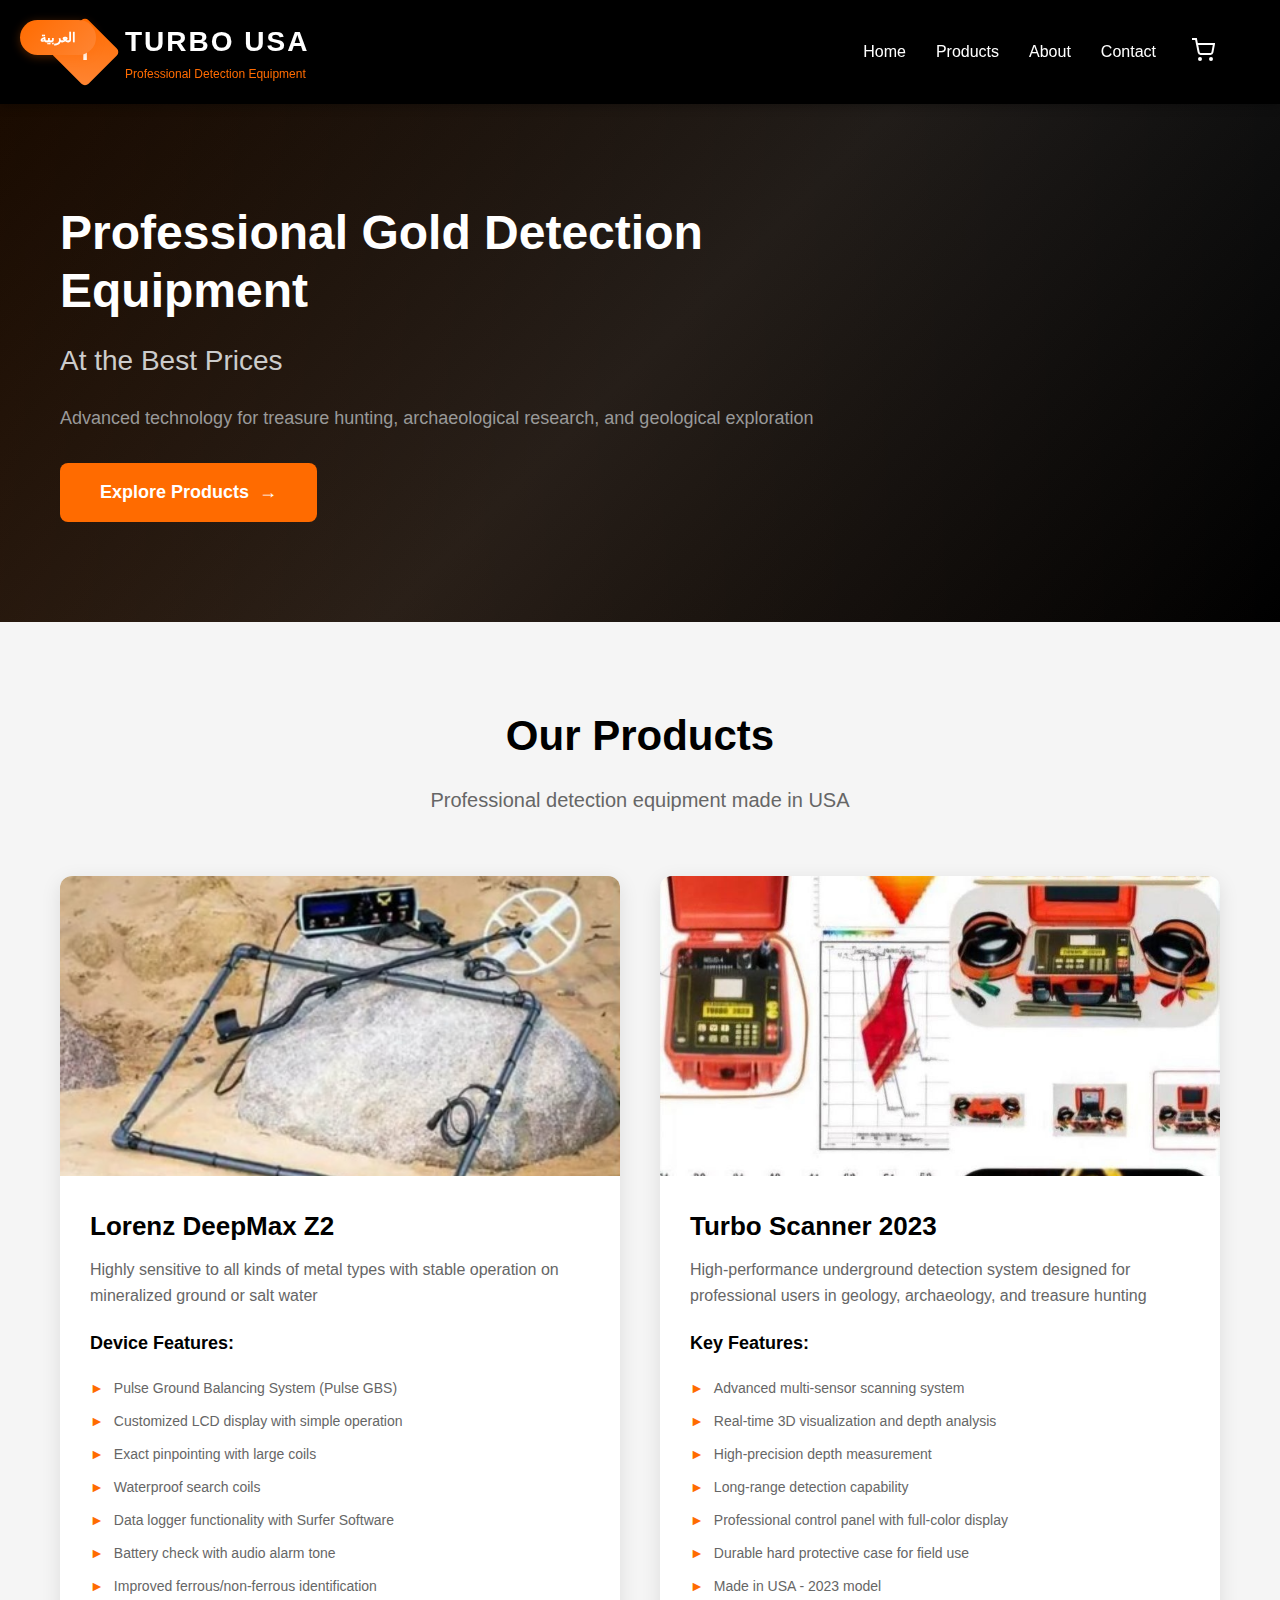
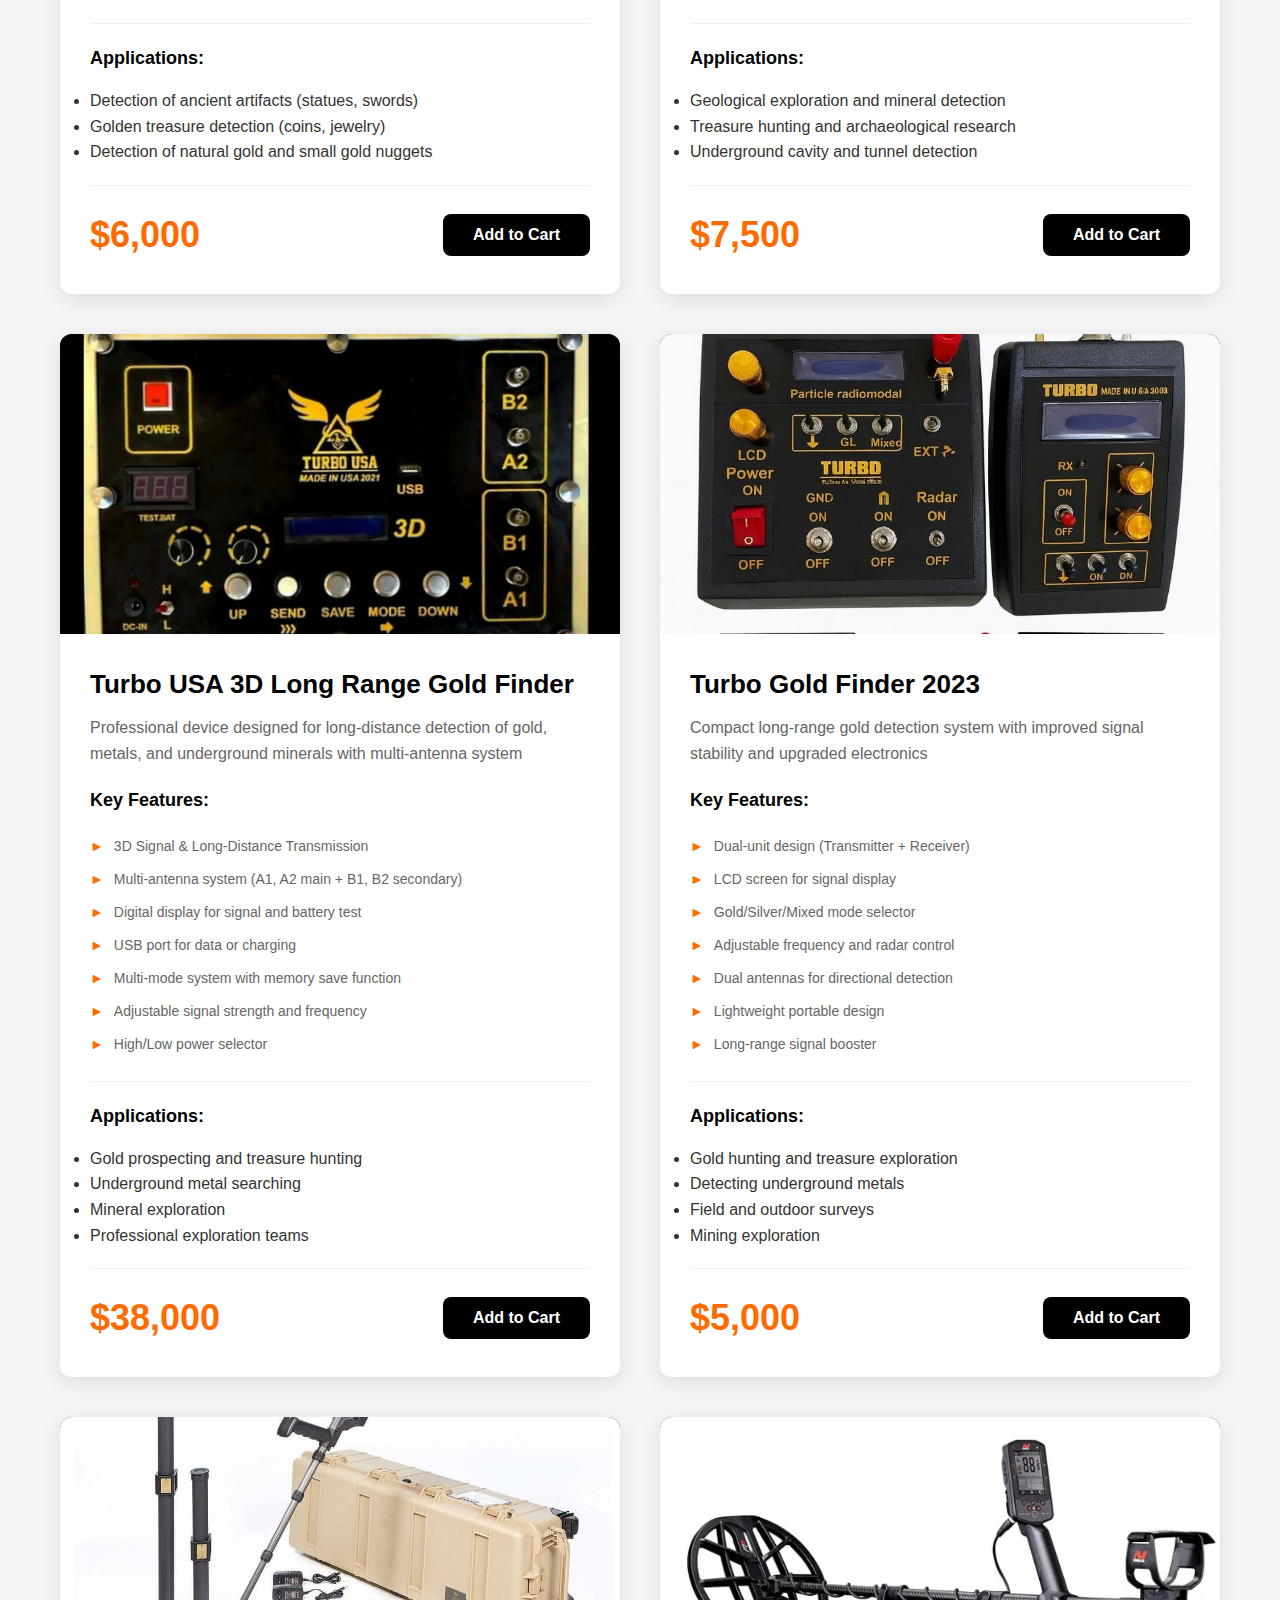
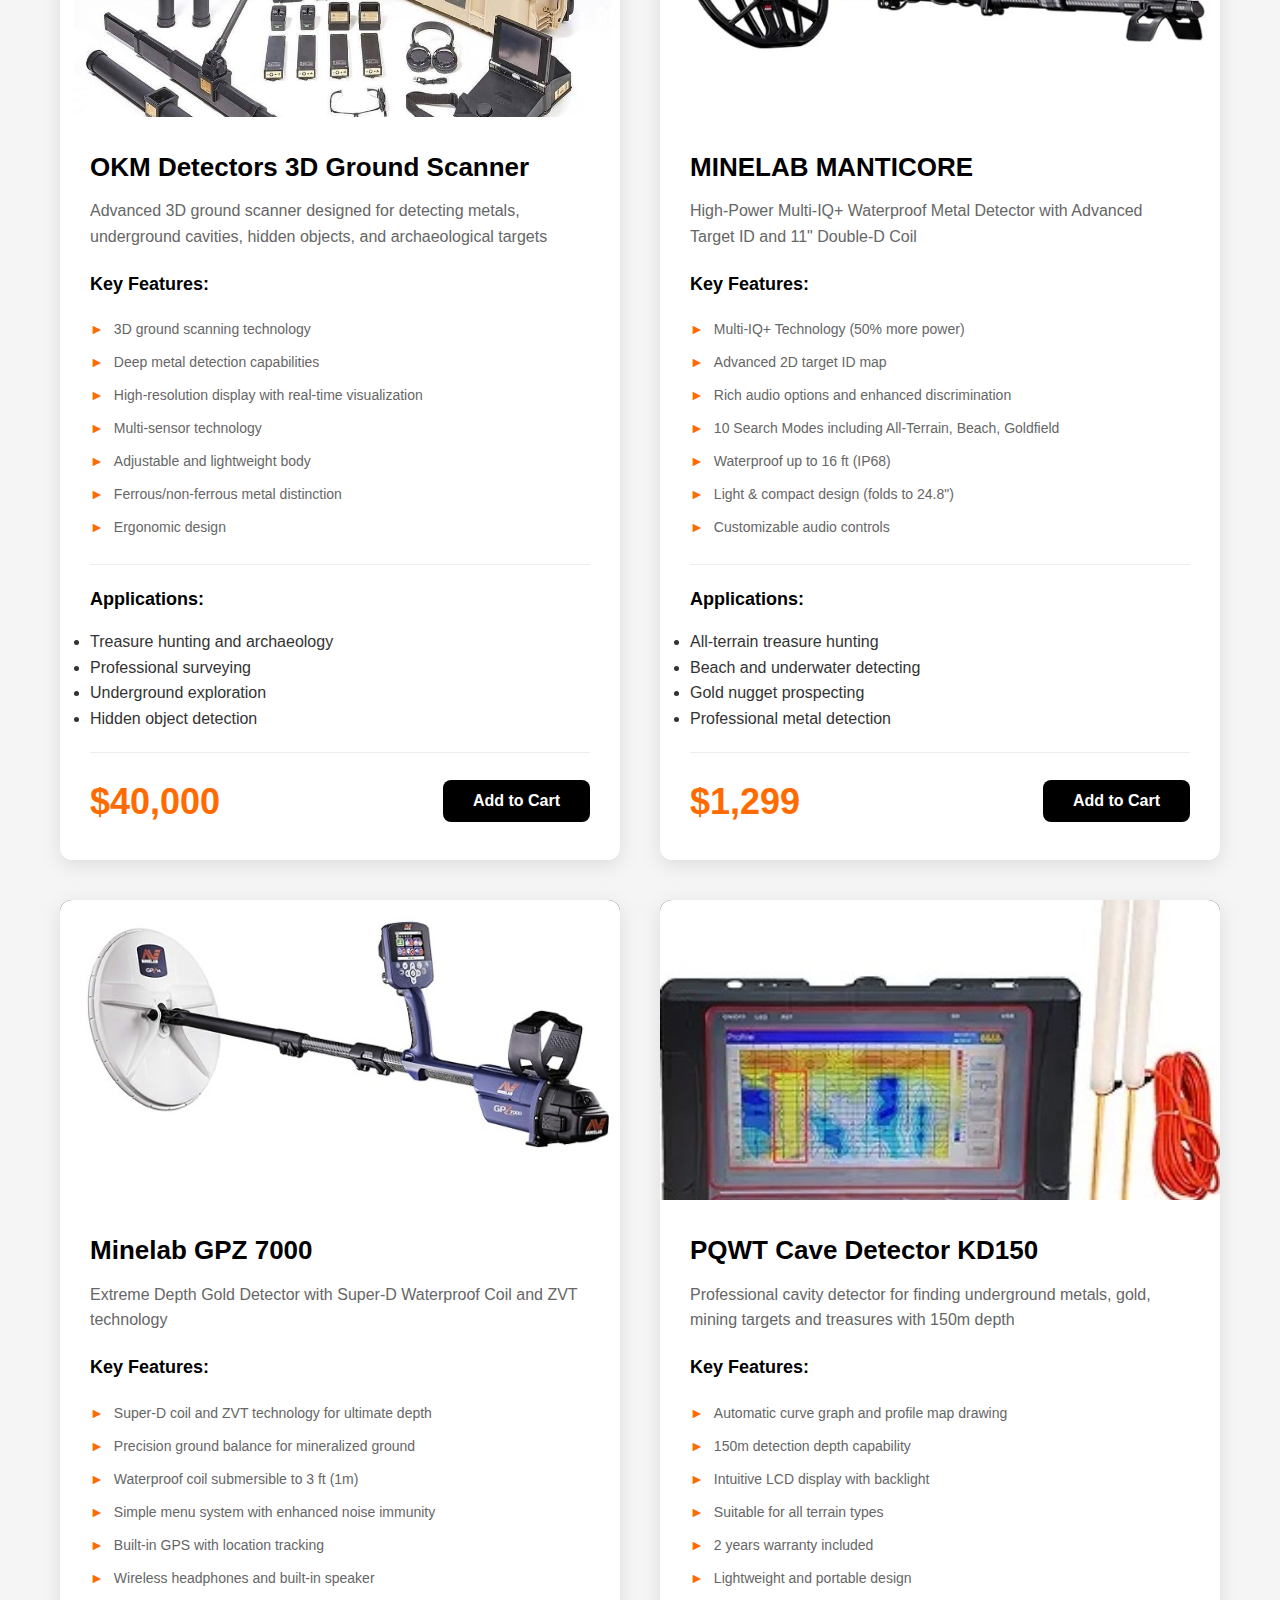
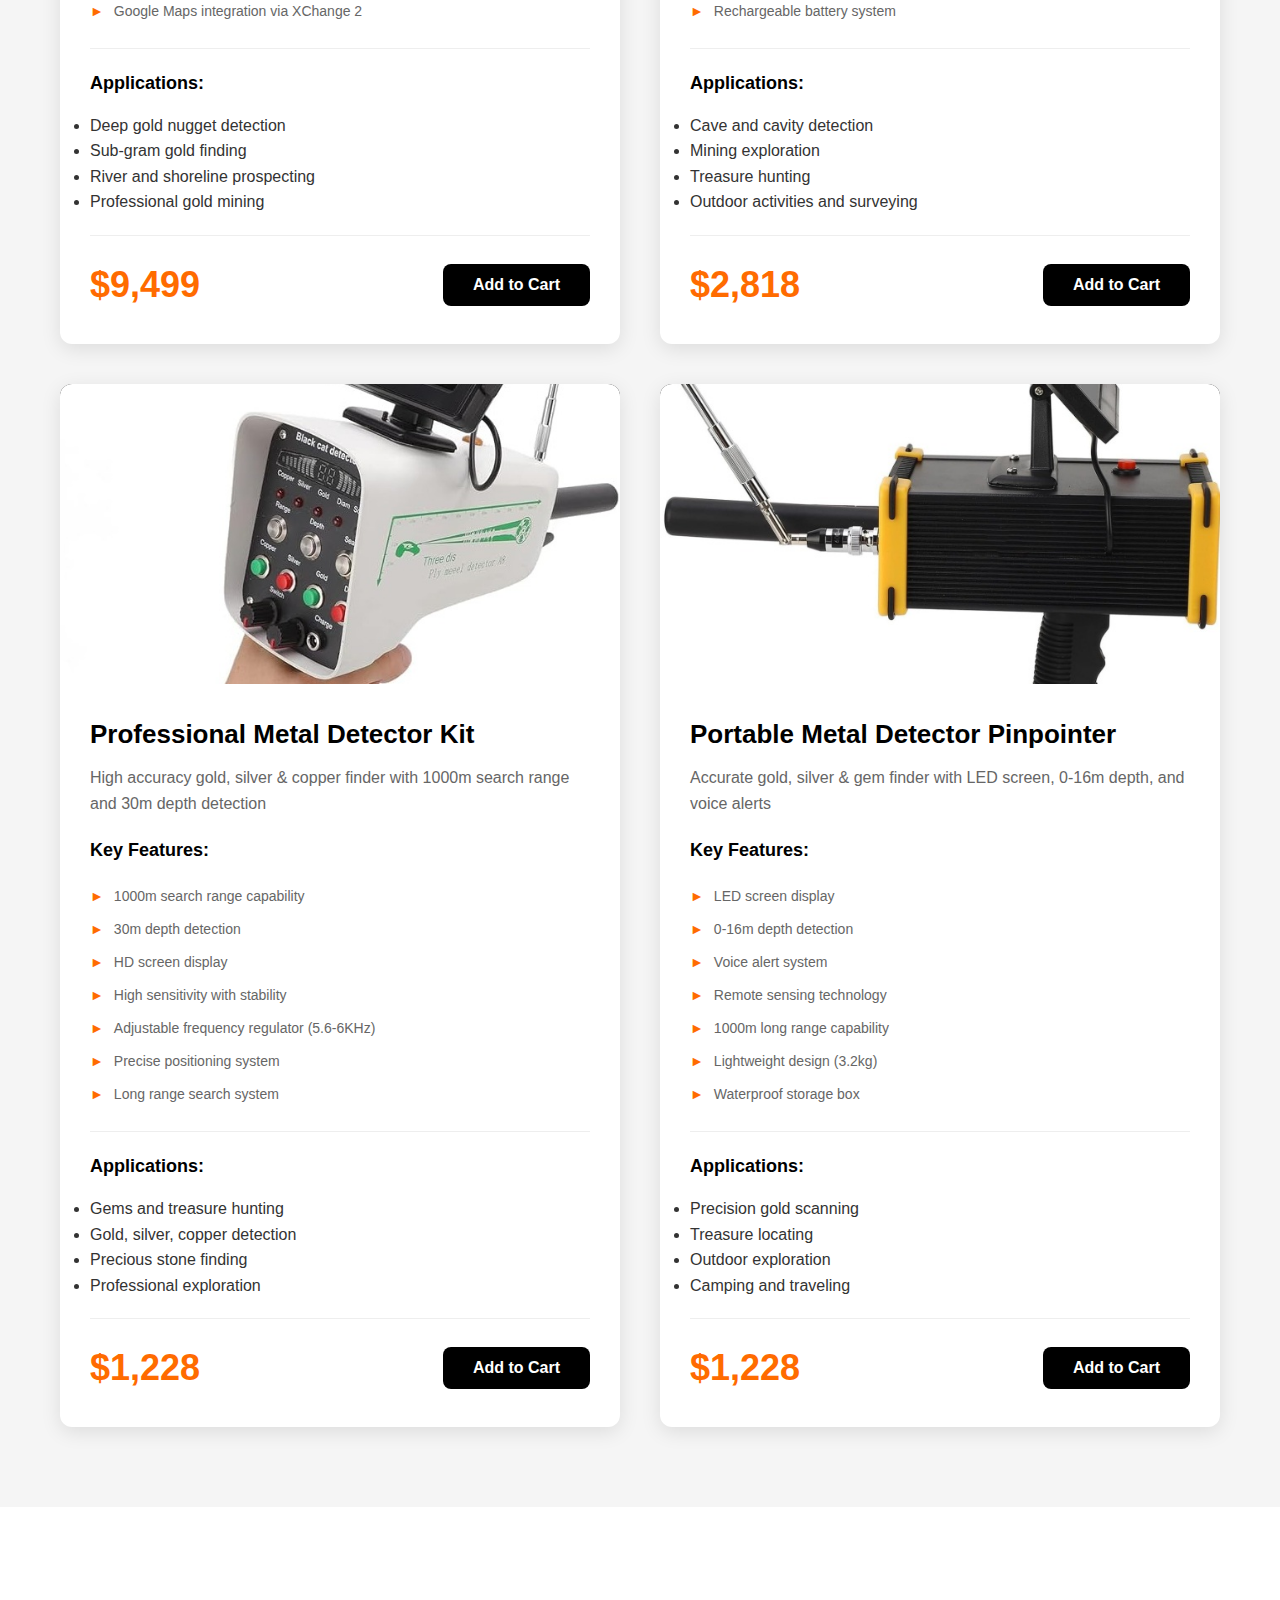
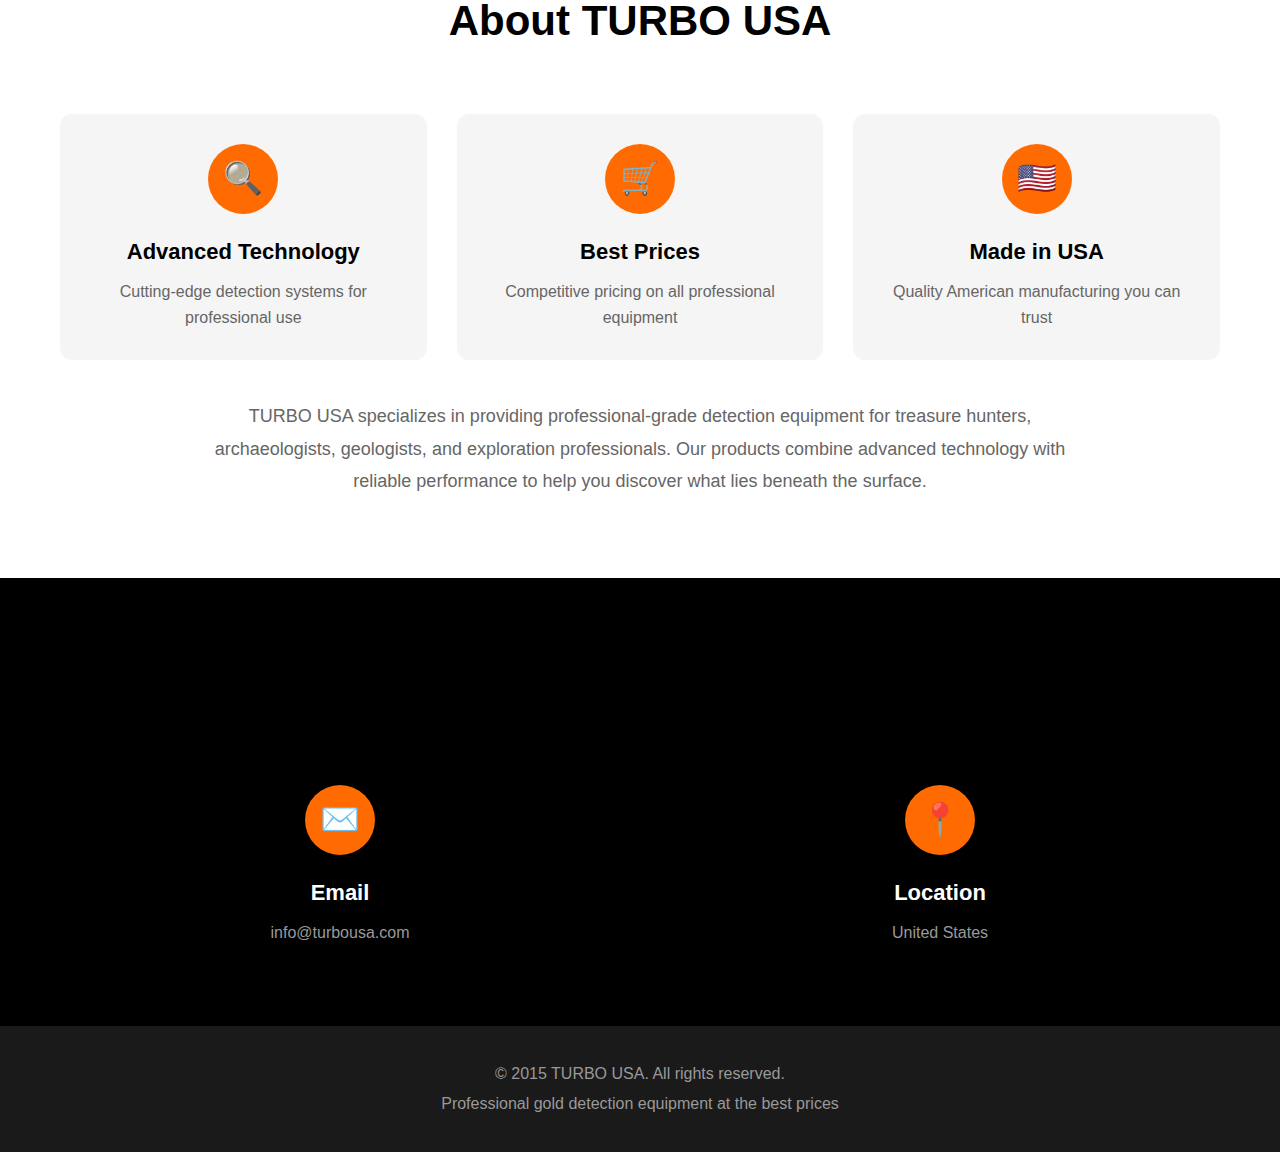
<file: index.html>
<!DOCTYPE html>
<html lang="en">
<head>
    <meta charset="UTF-8">
    <meta name="viewport" content="width=device-width, initial-scale=1.0">
    <title>TURBO USA - Professional Detection Equipment</title>
    <style>
        * {
            margin: 0;
            padding: 0;
            box-sizing: border-box;
        }

        body {
            font-family: 'Segoe UI', Tahoma, Geneva, Verdana, sans-serif;
            line-height: 1.6;
            color: #333;
        }

        .container {
            max-width: 1200px;
            margin: 0 auto;
            padding: 0 20px;
        }

        /* Header */
        header {
            background: #000;
            color: #fff;
            position: sticky;
            top: 0;
            z-index: 1000;
            box-shadow: 0 2px 10px rgba(0,0,0,0.3);
        }

        .header-content {
            display: flex;
            justify-content: space-between;
            align-items: center;
            padding: 20px 0;
        }

        .logo {
            display: flex;
            align-items: center;
            gap: 15px;
        }

        .logo-icon {
            width: 50px;
            height: 50px;
            background: linear-gradient(135deg, #ff6b00, #ff8533);
            display: flex;
            align-items: center;
            justify-content: center;
            transform: rotate(45deg);
            border-radius: 5px;
        }

        .logo-icon span {
            transform: rotate(-45deg);
            font-size: 24px;
            font-weight: bold;
            color: #fff;
        }

        .logo-text h1 {
            font-size: 28px;
            letter-spacing: 2px;
        }

        .logo-text p {
            font-size: 12px;
            color: #ff6b00;
        }

        nav {
            display: flex;
            align-items: center;
            gap: 30px;
        }

        nav a {
            color: #fff;
            text-decoration: none;
            transition: color 0.3s;
            font-weight: 500;
        }

        nav a:hover {
            color: #ff6b00;
        }

        .cart-btn {
            background: none;
            border: none;
            color: #fff;
            cursor: pointer;
            position: relative;
            padding: 5px;
            transition: color 0.3s;
        }

        .cart-btn:hover {
            color: #ff6b00;
        }

        .cart-count {
            position: absolute;
            top: -5px;
            right: -5px;
            background: #ff6b00;
            color: #fff;
            border-radius: 50%;
            width: 20px;
            height: 20px;
            display: flex;
            align-items: center;
            justify-content: center;
            font-size: 12px;
            font-weight: bold;
        }

        .mobile-menu-btn {
            display: none;
            background: none;
            border: none;
            color: #fff;
            font-size: 28px;
            cursor: pointer;
        }

        .mobile-nav {
            display: none;
            background: #1a1a1a;
            border-top: 1px solid #333;
        }

        .mobile-nav.active {
            display: block;
        }

        .mobile-nav a {
            display: block;
            padding: 15px 20px;
            color: #fff;
            text-decoration: none;
            border-bottom: 1px solid #333;
            transition: background 0.3s;
        }

        .mobile-nav a:hover {
            background: #ff6b00;
        }

        /* Hero Section */
        .hero {
            background: linear-gradient(135deg, #000 0%, #1a1a1a 50%, #000 100%);
            color: #fff;
            padding: 100px 0;
            position: relative;
            overflow: hidden;
        }

        .hero::before {
            content: '';
            position: absolute;
            top: 0;
            left: 0;
            right: 0;
            bottom: 0;
            background: linear-gradient(90deg, rgba(255,107,0,0.1) 0%, transparent 100%);
        }

        .hero-content {
            position: relative;
            z-index: 1;
            max-width: 800px;
        }

        .hero h2 {
            font-size: 48px;
            margin-bottom: 20px;
            line-height: 1.2;
        }

        .hero .subtitle {
            font-size: 28px;
            margin-bottom: 20px;
            color: #ccc;
        }

        .hero .description {
            font-size: 18px;
            margin-bottom: 30px;
            color: #999;
        }

        .cta-btn {
            display: inline-flex;
            align-items: center;
            gap: 10px;
            background: #ff6b00;
            color: #fff;
            padding: 15px 40px;
            border: none;
            border-radius: 8px;
            font-size: 18px;
            font-weight: bold;
            cursor: pointer;
            transition: all 0.3s;
            text-decoration: none;
        }

        .cta-btn:hover {
            background: #ff8533;
            transform: scale(1.05);
            box-shadow: 0 5px 20px rgba(255,107,0,0.4);
        }

        /* Products Section */
        .products {
            padding: 80px 0;
            background: #f5f5f5;
        }

        .section-title {
            text-align: center;
            margin-bottom: 60px;
        }

        .section-title h2 {
            font-size: 42px;
            margin-bottom: 15px;
            color: #000;
        }

        .section-title p {
            font-size: 20px;
            color: #666;
        }

        .products-grid {
            display: grid;
            grid-template-columns: repeat(auto-fit, minmax(450px, 1fr));
            gap: 40px;
        }

        .product-card {
            background: #fff;
            border-radius: 12px;
            overflow: hidden;
            box-shadow: 0 5px 20px rgba(0,0,0,0.1);
            transition: all 0.3s;
        }

        .product-card:hover {
            transform: translateY(-10px);
            box-shadow: 0 10px 40px rgba(0,0,0,0.2);
        }

        .product-image {
            height: 300px;
            background: linear-gradient(135deg, #1a1a1a, #000);
            display: flex;
            align-items: center;
            justify-content: center;
            color: #fff;
            font-size: 24px;
            font-weight: bold;
        }

        .product-info {
            padding: 30px;
        }

        .product-info h3 {
            font-size: 26px;
            margin-bottom: 10px;
            color: #000;
        }

        .product-info .description {
            color: #666;
            margin-bottom: 20px;
            font-size: 16px;
        }

        .features h4 {
            font-weight: bold;
            margin-bottom: 15px;
            color: #000;
            font-size: 18px;
        }

        .features ul {
            list-style: none;
            margin-bottom: 20px;
        }

        .features li {
            padding: 6px 0;
            color: #666;
            font-size: 14px;
            display: flex;
            align-items: flex-start;
            line-height: 1.5;
        }

        .features li::before {
            content: '►';
            color: #ff6b00;
            margin-right: 10px;
            flex-shrink: 0;
        }

        .applications {
            margin-top: 20px;
            padding-top: 20px;
            border-top: 1px solid #eee;
        }

        .applications h4 {
            font-weight: bold;
            margin-bottom: 15px;
            color: #000;
            font-size: 18px;
        }

        .view-details-btn {
            background: transparent;
            color: #ff6b00;
            padding: 10px 20px;
            border: 2px solid #ff6b00;
            border-radius: 8px;
            font-size: 14px;
            font-weight: bold;
            cursor: pointer;
            transition: all 0.3s;
            margin-top: 10px;
        }

        .view-details-btn:hover {
            background: #ff6b00;
            color: #fff;
        }

        .product-footer {
            display: flex;
            justify-content: space-between;
            align-items: center;
            padding-top: 20px;
            border-top: 1px solid #eee;
            margin-top: 20px;
        }

        .price {
            font-size: 36px;
            font-weight: bold;
            color: #ff6b00;
        }

        .add-cart-btn {
            background: #000;
            color: #fff;
            padding: 12px 30px;
            border: none;
            border-radius: 8px;
            font-size: 16px;
            font-weight: bold;
            cursor: pointer;
            transition: all 0.3s;
        }

        .add-cart-btn:hover {
            background: #ff6b00;
            transform: scale(1.05);
        }

        /* Modal */
        .modal {
            display: none;
            position: fixed;
            z-index: 2000;
            left: 0;
            top: 0;
            width: 100%;
            height: 100%;
            overflow: auto;
            background-color: rgba(0,0,0,0.8);
        }

        .modal-content {
            background-color: #fff;
            margin: 50px auto;
            padding: 40px;
            border-radius: 12px;
            width: 90%;
            max-width: 900px;
            max-height: 85vh;
            overflow-y: auto;
        }

        .close {
            color: #aaa;
            float: right;
            font-size: 32px;
            font-weight: bold;
            cursor: pointer;
            line-height: 1;
        }

        .close:hover,
        .close:focus {
            color: #ff6b00;
        }

        .modal h2 {
            color: #000;
            margin-bottom: 20px;
            font-size: 32px;
        }

        .modal h3 {
            color: #ff6b00;
            margin-top: 25px;
            margin-bottom: 15px;
            font-size: 22px;
        }

        .modal p, .modal li {
            color: #666;
            line-height: 1.8;
            margin-bottom: 10px;
        }

        .modal ul {
            list-style: none;
            padding-left: 0;
        }

        .modal ul li::before {
            content: '►';
            color: #ff6b00;
            margin-right: 10px;
        }

        /* About Section */
        .about {
            padding: 80px 0;
            background: #fff;
        }

        .about-grid {
            display: grid;
            grid-template-columns: repeat(auto-fit, minmax(250px, 1fr));
            gap: 30px;
            margin-bottom: 40px;
        }

        .about-card {
            text-align: center;
            padding: 30px;
            background: #f5f5f5;
            border-radius: 12px;
            transition: all 0.3s;
        }

        .about-card:hover {
            background: #fff;
            box-shadow: 0 5px 20px rgba(0,0,0,0.1);
        }

        .about-icon {
            width: 70px;
            height: 70px;
            background: #ff6b00;
            border-radius: 50%;
            display: flex;
            align-items: center;
            justify-content: center;
            margin: 0 auto 20px;
            color: #fff;
            font-size: 32px;
        }

        .about-card h3 {
            font-size: 22px;
            margin-bottom: 10px;
            color: #000;
        }

        .about-card p {
            color: #666;
        }

        .about-text {
            text-align: center;
            font-size: 18px;
            color: #666;
            line-height: 1.8;
            max-width: 900px;
            margin: 0 auto;
        }

        /* Contact Section */
        .contact {
            padding: 80px 0;
            background: #000;
            color: #fff;
        }

        .contact-grid {
            display: grid;
            grid-template-columns: repeat(auto-fit, minmax(250px, 1fr));
            gap: 40px;
        }

        .contact-card {
            text-align: center;
        }

        .contact-icon {
            width: 70px;
            height: 70px;
            background: #ff6b00;
            border-radius: 50%;
            display: flex;
            align-items: center;
            justify-content: center;
            margin: 0 auto 20px;
            color: #fff;
            font-size: 32px;
        }

        .contact-card h3 {
            font-size: 22px;
            margin-bottom: 10px;
        }

        .contact-card p {
            color: #999;
        }

        /* Footer */
        footer {
            background: #1a1a1a;
            color: #999;
            padding: 30px 0;
            text-align: center;
        }

        footer p {
            margin: 5px 0;
        }

        /* Responsive */
        @media (max-width: 768px) {
            .desktop-nav {
                display: none;
            }

            .mobile-menu-btn {
                display: block;
            }

            .hero h2 {
                font-size: 32px;
            }

            .hero .subtitle {
                font-size: 20px;
            }

            .products-grid {
                grid-template-columns: 1fr;
            }

            .section-title h2 {
                font-size: 32px;
            }

            .product-footer {
                flex-direction: column;
                gap: 15px;
            }

            .price {
                font-size: 28px;
            }

            .modal-content {
                margin: 20px;
                padding: 25px;
                width: auto;
            }
        }
    </style>
</head>
<body>
    <!-- Header -->
    <header>
        <div class="container">
            <div class="header-content">
                <div class="logo">
                    <div class="logo-icon">
                        <span>T</span>
                    </div>
                    <div class="logo-text">
                        <h1>TURBO USA</h1>
                        <p>Professional Detection Equipment</p>
                    </div>
                </div>
<!-- Language Switcher Button - Add this to your header -->
<div class="language-switcher">
    <button onclick="switchToArabic()" class="lang-btn">
        العربية
    </button>
</div>

<style>
.language-switcher {
    position: fixed;
    top: 20px;
    left: 20px;
    z-index: 9999;
}

.lang-btn {
    background: linear-gradient(135deg, #ff6b00, #ff8533);
    color: white;
    border: none;
    padding: 10px 20px;
    border-radius: 25px;
    font-weight: bold;
    cursor: pointer;
    transition: all 0.3s;
    box-shadow: 0 2px 10px rgba(255,107,0,0.3);
}

.lang-btn:hover {
    transform: translateY(-2px);
    box-shadow: 0 5px 20px rgba(255,107,0,0.5);
}
</style>

<script>
function switchToArabic() {
    window.location.href = 'index-arb.html';
}
</script>
                <nav class="desktop-nav">
                    <a href="#home">Home</a>
                    <a href="#products">Products</a>
                    <a href="#about">About</a>
                    <a href="#contact">Contact</a>
                    <button class="cart-btn" onclick="showCart()">
                        <svg width="24" height="24" viewBox="0 0 24 24" fill="none" stroke="currentColor" stroke-width="2">
                            <circle cx="9" cy="21" r="1"></circle>
                            <circle cx="20" cy="21" r="1"></circle>
                            <path d="M1 1h4l2.68 13.39a2 2 0 0 0 2 1.61h9.72a2 2 0 0 0 2-1.61L23 6H6"></path>
                        </svg>
                        <span class="cart-count" id="cartCount" style="display: none;">0</span>
                    </button>
                </nav>

                <button class="mobile-menu-btn" onclick="toggleMobileMenu()">☰</button>
            </div>
        </div>
        <div class="mobile-nav" id="mobileNav">
            <a href="#home" onclick="toggleMobileMenu()">Home</a>
            <a href="#products" onclick="toggleMobileMenu()">Products</a>
            <a href="#about" onclick="toggleMobileMenu()">About</a>
            <a href="#contact" onclick="toggleMobileMenu()">Contact</a>
        </div>
    </header>

    <!-- Hero Section -->
    <section id="home" class="hero">
        <div class="container">
            <div class="hero-content">
                <h2>Professional Gold Detection Equipment</h2>
                <p class="subtitle">At the Best Prices</p>
                <p class="description">Advanced technology for treasure hunting, archaeological research, and geological exploration</p>
                <a href="#products" class="cta-btn">
                    Explore Products
                    <span>→</span>
                </a>
            </div>
        </div>
    </section>

    <!-- Products Section -->
<section id="products" class="products">
    <div class="container">
        <div class="section-title">
            <h2>Our Products</h2>
            <p>Professional detection equipment made in USA</p>
        </div>

        <div class="products-grid">
            <!-- Product 1: Lorenz DeepMax Z2 -->
            <div class="product-card">
                <div class="product-image">
                    <img src="product1.jpg" alt="Lorenz DeepMax Z2" style="width:100%; height:100%; object-fit:cover;">
                </div>
                <div class="product-info">
                    <h3>Lorenz DeepMax Z2</h3>
                    <p class="description">Highly sensitive to all kinds of metal types with stable operation on mineralized ground or salt water</p>
                    
                    <div class="features">
                        <h4>Device Features:</h4>
                        <ul>
                            <li>Pulse Ground Balancing System (Pulse GBS)</li>
                            <li>Customized LCD display with simple operation</li>
                            <li>Exact pinpointing with large coils</li>
                            <li>Waterproof search coils</li>
                            <li>Data logger functionality with Surfer Software</li>
                            <li>Battery check with audio alarm tone</li>
                            <li>Improved ferrous/non-ferrous identification</li>
                        </ul>
                    </div>

                    <div class="applications">
                        <h4>Applications:</h4>
                        <ul>
                            <li>Detection of ancient artifacts (statues, swords)</li>
                            <li>Golden treasure detection (coins, jewelry)</li>
                            <li>Detection of natural gold and small gold nuggets</li>
                        </ul>
                    </div>


                    <div class="product-footer">
                        <span class="price">$6,000</span>
                        <button class="add-cart-btn" onclick="addToCart('Lorenz DeepMax Z2', 6000)">Add to Cart</button>
                    </div>
                </div>
            </div>

            <!-- Product 2: Turbo Scanner 2023 -->
            <div class="product-card">
<div class="product-image">
  <img src="product2.jpg" alt="Lorenz DeepMax Z2" style="width:100%; height:100%; object-fit:cover;">
</div>                <div class="product-info">
                    <h3>Turbo Scanner 2023</h3>
                    <p class="description">High-performance underground detection system designed for professional users in geology, archaeology, and treasure hunting</p>
                    
                    <div class="features">
                        <h4>Key Features:</h4>
                        <ul>
                            <li>Advanced multi-sensor scanning system</li>
                            <li>Real-time 3D visualization and depth analysis</li>
                            <li>High-precision depth measurement</li>
                            <li>Long-range detection capability</li>
                            <li>Professional control panel with full-color display</li>
                            <li>Durable hard protective case for field use</li>
                            <li>Made in USA - 2023 model</li>
                        </ul>
                    </div>

                    <div class="applications">
                        <h4>Applications:</h4>
                        <ul>
                            <li>Geological exploration and mineral detection</li>
                            <li>Treasure hunting and archaeological research</li>
                            <li>Underground cavity and tunnel detection</li>
                        </ul>
                    </div>


                    <div class="product-footer">
                        <span class="price">$7,500</span>
                        <button class="add-cart-btn" onclick="addToCart('Turbo Scanner 2023', 7500)">Add to Cart</button>
                    </div>
                </div>
            </div>

            <!-- Product 3: Turbo 3D Long Range Gold Finder -->
            <div class="product-card">
<div class="product-image">
  <img src="WhatsApp Image 2025-12-12 at 14.36.12_d6bc35ac.jpg" alt="Lorenz DeepMax Z2" style="width:100%; height:100%; object-fit:cover;">
</div>                <div class="product-info">
                    <h3>Turbo USA 3D Long Range Gold Finder</h3>
                    <p class="description">Professional device designed for long-distance detection of gold, metals, and underground minerals with multi-antenna system</p>
                    
                    <div class="features">
                        <h4>Key Features:</h4>
                        <ul>
                            <li>3D Signal & Long-Distance Transmission</li>
                            <li>Multi-antenna system (A1, A2 main + B1, B2 secondary)</li>
                            <li>Digital display for signal and battery test</li>
                            <li>USB port for data or charging</li>
                            <li>Multi-mode system with memory save function</li>
                            <li>Adjustable signal strength and frequency</li>
                            <li>High/Low power selector</li>
                        </ul>
                    </div>

                    <div class="applications">
                        <h4>Applications:</h4>
                        <ul>
                            <li>Gold prospecting and treasure hunting</li>
                            <li>Underground metal searching</li>
                            <li>Mineral exploration</li>
                            <li>Professional exploration teams</li>
                        </ul>
                    </div>


                    <div class="product-footer">
                        <span class="price">$38,000</span>
                        <button class="add-cart-btn" onclick="addToCart('Turbo 3D Long Range Gold Finder', 38000)">Add to Cart</button>
                    </div>
                </div>
            </div>

            <!-- Product 4: Turbo Gold Finder 2023 -->
            <div class="product-card">
<div class="product-image">
  <img src="product4 (1).jpg" alt="Lorenz DeepMax Z2" style="width:100%; height:100%; object-fit:cover;">
</div>                <div class="product-info">
                    <h3>Turbo Gold Finder 2023</h3>
                    <p class="description">Compact long-range gold detection system with improved signal stability and upgraded electronics</p>
                    
                    <div class="features">
                        <h4>Key Features:</h4>
                        <ul>
                            <li>Dual-unit design (Transmitter + Receiver)</li>
                            <li>LCD screen for signal display</li>
                            <li>Gold/Silver/Mixed mode selector</li>
                            <li>Adjustable frequency and radar control</li>
                            <li>Dual antennas for directional detection</li>
                            <li>Lightweight portable design</li>
                            <li>Long-range signal booster</li>
                        </ul>
                    </div>

                    <div class="applications">
                        <h4>Applications:</h4>
                        <ul>
                            <li>Gold hunting and treasure exploration</li>
                            <li>Detecting underground metals</li>
                            <li>Field and outdoor surveys</li>
                            <li>Mining exploration</li>
                        </ul>
                    </div>


                    <div class="product-footer">
                        <span class="price">$5,000</span>
                        <button class="add-cart-btn" onclick="addToCart('Turbo Gold Finder 2023', 5000)">Add to Cart</button>
                    </div>
                </div>
            </div>

            <!-- Product 5: OKM Detectors 3D Ground Scanner -->
            <div class="product-card">
<div class="product-image">
  <img src="product5.jpg" alt="Lorenz DeepMax Z2" style="width:100%; height:100%; object-fit:cover;">
</div>                <div class="product-info">
                    <h3>OKM Detectors 3D Ground Scanner</h3>
                    <p class="description">Advanced 3D ground scanner designed for detecting metals, underground cavities, hidden objects, and archaeological targets</p>
                    
                    <div class="features">
                        <h4>Key Features:</h4>
                        <ul>
                            <li>3D ground scanning technology</li>
                            <li>Deep metal detection capabilities</li>
                            <li>High-resolution display with real-time visualization</li>
                            <li>Multi-sensor technology</li>
                            <li>Adjustable and lightweight body</li>
                            <li>Ferrous/non-ferrous metal distinction</li>
                            <li>Ergonomic design</li>
                        </ul>
                    </div>

                    <div class="applications">
                        <h4>Applications:</h4>
                        <ul>
                            <li>Treasure hunting and archaeology</li>
                            <li>Professional surveying</li>
                            <li>Underground exploration</li>
                            <li>Hidden object detection</li>
                        </ul>
                    </div>


                    <div class="product-footer">
                        <span class="price">$40,000</span>
                        <button class="add-cart-btn" onclick="addToCart('OKM 3D Ground Scanner', 40000)">Add to Cart</button>
                    </div>
                </div>
            </div>

            <!-- Product 6: Minelab Manticore -->
            <div class="product-card">
<div class="product-image">
  <img src="product6.jpg" alt="Lorenz DeepMax Z2" style="width:100%; height:100%; object-fit:cover;">
</div>                <div class="product-info">
                    <h3>MINELAB MANTICORE</h3>
                    <p class="description">High-Power Multi-IQ+ Waterproof Metal Detector with Advanced Target ID and 11" Double-D Coil</p>
                    
                    <div class="features">
                        <h4>Key Features:</h4>
                        <ul>
                            <li>Multi-IQ+ Technology (50% more power)</li>
                            <li>Advanced 2D target ID map</li>
                            <li>Rich audio options and enhanced discrimination</li>
                            <li>10 Search Modes including All-Terrain, Beach, Goldfield</li>
                            <li>Waterproof up to 16 ft (IP68)</li>
                            <li>Light & compact design (folds to 24.8")</li>
                            <li>Customizable audio controls</li>
                        </ul>
                    </div>

                    <div class="applications">
                        <h4>Applications:</h4>
                        <ul>
                            <li>All-terrain treasure hunting</li>
                            <li>Beach and underwater detecting</li>
                            <li>Gold nugget prospecting</li>
                            <li>Professional metal detection</li>
                        </ul>
                    </div>


                    <div class="product-footer">
                        <span class="price">$1,299</span>
                        <button class="add-cart-btn" onclick="addToCart('MINELAB MANTICORE', 1299)">Add to Cart</button>
                    </div>
                </div>
            </div>

            <!-- Product 7: Minelab GPZ 7000 -->
            <div class="product-card">
<div class="product-image">
  <img src="product7.jpg" alt="Lorenz DeepMax Z2" style="width:100%; height:100%; object-fit:cover;">
</div>                <div class="product-info">
                    <h3>Minelab GPZ 7000</h3>
                    <p class="description">Extreme Depth Gold Detector with Super-D Waterproof Coil and ZVT technology</p>
                    
                    <div class="features">
                        <h4>Key Features:</h4>
                        <ul>
                            <li>Super-D coil and ZVT technology for ultimate depth</li>
                            <li>Precision ground balance for mineralized ground</li>
                            <li>Waterproof coil submersible to 3 ft (1m)</li>
                            <li>Simple menu system with enhanced noise immunity</li>
                            <li>Built-in GPS with location tracking</li>
                            <li>Wireless headphones and built-in speaker</li>
                            <li>Google Maps integration via XChange 2</li>
                        </ul>
                    </div>

                    <div class="applications">
                        <h4>Applications:</h4>
                        <ul>
                            <li>Deep gold nugget detection</li>
                            <li>Sub-gram gold finding</li>
                            <li>River and shoreline prospecting</li>
                            <li>Professional gold mining</li>
                        </ul>
                    </div>


                    <div class="product-footer">
                        <span class="price">$9,499</span>
                        <button class="add-cart-btn" onclick="addToCart('Minelab GPZ 7000', 9499)">Add to Cart</button>
                    </div>
                </div>
            </div>

            <!-- Product 8: PQWT Cave Detector -->
            <div class="product-card">
<div class="product-image">
  <img src="product8.jpg" alt="Lorenz DeepMax Z2" style="width:100%; height:100%; object-fit:cover;">
</div>                <div class="product-info">
                    <h3>PQWT Cave Detector KD150</h3>
                    <p class="description">Professional cavity detector for finding underground metals, gold, mining targets and treasures with 150m depth</p>
                    
                    <div class="features">
                        <h4>Key Features:</h4>
                        <ul>
                            <li>Automatic curve graph and profile map drawing</li>
                            <li>150m detection depth capability</li>
                            <li>Intuitive LCD display with backlight</li>
                            <li>Suitable for all terrain types</li>
                            <li>2 years warranty included</li>
                            <li>Lightweight and portable design</li>
                            <li>Rechargeable battery system</li>
                        </ul>
                    </div>

                    <div class="applications">
                        <h4>Applications:</h4>
                        <ul>
                            <li>Cave and cavity detection</li>
                            <li>Mining exploration</li>
                            <li>Treasure hunting</li>
                            <li>Outdoor activities and surveying</li>
                        </ul>
                    </div>


                    <div class="product-footer">
                        <span class="price">$2,818</span>
                        <button class="add-cart-btn" onclick="addToCart('PQWT Cave Detector KD150', 2818)">Add to Cart</button>
                    </div>
                </div>
            </div>

            <!-- Product 9: Professional Metal Detector Kit -->
            <div class="product-card">
<div class="product-image">
  <img src="product9.jpg" alt="Lorenz DeepMax Z2" style="width:100%; height:100%; object-fit:cover;">
</div>                <div class="product-info">
                    <h3>Professional Metal Detector Kit</h3>
                    <p class="description">High accuracy gold, silver & copper finder with 1000m search range and 30m depth detection</p>
                    
                    <div class="features">
                        <h4>Key Features:</h4>
                        <ul>
                            <li>1000m search range capability</li>
                            <li>30m depth detection</li>
                            <li>HD screen display</li>
                            <li>High sensitivity with stability</li>
                            <li>Adjustable frequency regulator (5.6-6KHz)</li>
                            <li>Precise positioning system</li>
                            <li>Long range search system</li>
                        </ul>
                    </div>

                    <div class="applications">
                        <h4>Applications:</h4>
                        <ul>
                            <li>Gems and treasure hunting</li>
                            <li>Gold, silver, copper detection</li>
                            <li>Precious stone finding</li>
                            <li>Professional exploration</li>
                        </ul>
                    </div>


                    <div class="product-footer">
                        <span class="price">$1,228</span>
                        <button class="add-cart-btn" onclick="addToCart('Professional Metal Detector Kit', 1228)">Add to Cart</button>
                    </div>
                </div>
            </div>

            <!-- Product 10: Portable Metal Detector Pinpointer -->
            <div class="product-card">
<div class="product-image">
  <img src="product10.jpg" alt="Lorenz DeepMax Z2" style="width:100%; height:100%; object-fit:cover;">
</div>                <div class="product-info">
                    <h3>Portable Metal Detector Pinpointer</h3>
                    <p class="description">Accurate gold, silver & gem finder with LED screen, 0-16m depth, and voice alerts</p>
                    
                    <div class="features">
                        <h4>Key Features:</h4>
                        <ul>
                            <li>LED screen display</li>
                            <li>0-16m depth detection</li>
                            <li>Voice alert system</li>
                            <li>Remote sensing technology</li>
                            <li>1000m long range capability</li>
                            <li>Lightweight design (3.2kg)</li>
                            <li>Waterproof storage box</li>
                        </ul>
                    </div>

                    <div class="applications">
                        <h4>Applications:</h4>
                        <ul>
                            <li>Precision gold scanning</li>
                            <li>Treasure locating</li>
                            <li>Outdoor exploration</li>
                            <li>Camping and traveling</li>
                        </ul>
                    </div>


                    <div class="product-footer">
                        <span class="price">$1,228</span>
                        <button class="add-cart-btn" onclick="addToCart('Portable Metal Detector Pinpointer', 1228)">Add to Cart</button>
                    </div>
                </div>
            </div>
        </div>
    </div>
</section>
    <!-- Product Details Modal -->
    <div id="productModal" class="modal">
        <div class="modal-content">
            <span class="close" onclick="closeModal()">&times;</span>
            <div id="modalBody"></div>
        </div>
    </div>

    <!-- About Section -->
    <section id="about" class="about">
        <div class="container">
            <div class="section-title">
                <h2>About TURBO USA</h2>
            </div>

            <div class="about-grid">
                <div class="about-card">
                    <div class="about-icon">🔍</div>
                    <h3>Advanced Technology</h3>
                    <p>Cutting-edge detection systems for professional use</p>
                </div>
                <div class="about-card">
                    <div class="about-icon">🛒</div>
                    <h3>Best Prices</h3>
                    <p>Competitive pricing on all professional equipment</p>
                </div>
                <div class="about-card">
                    <div class="about-icon">🇺🇸</div>
                    <h3>Made in USA</h3>
                    <p>Quality American manufacturing you can trust</p>
                </div>
            </div>

            <p class="about-text">
                TURBO USA specializes in providing professional-grade detection equipment for treasure hunters, 
                archaeologists, geologists, and exploration professionals. Our products combine advanced technology 
                with reliable performance to help you discover what lies beneath the surface.
            </p>
        </div>
    </section>

    <!-- Contact Section -->
    <section id="contact" class="contact">
        <div class="container">
            <div class="section-title">
                <h2>Contact Us</h2>
            </div>

            <div class="contact-grid">
                
                <div class="contact-card">
                    <div class="contact-icon">✉️</div>
                    <h3>Email</h3>
                    <p>info@turbousa.com</p>
                </div>
                <div class="contact-card">
                    <div class="contact-icon">📍</div>
                    <h3>Location</h3>
                    <p>United States</p>
                </div>
            </div>
        </div>
    </section>

    <!-- Footer -->
    <footer>
        <div class="container">
            <p>&copy; 2015 TURBO USA. All rights reserved.</p>
            <p>Professional gold detection equipment at the best prices</p>
        </div>
    </footer>

    <script>
        let cart = [];
   const productDetails = {
    lorenz: `
        <h2>Lorenz DeepMax Z2 - Complete Specifications</h2>
        
        <h3>Device Features</h3>
        <ul>
            <li>Highly sensitive to all kinds of metal types</li>
            <li>Stable operation on mineralized ground or salt water</li>
            <li>Reliable and simple operation with few controls</li>
            <li>Customized LCD display</li>
            <li>Exact pinpointing with large coils</li>
            <li>Very easy and effective detection of large areas</li>
            <li>Small unwanted metal objects can be identified or eliminated</li>
            <li>Fast audio response speed with different settings</li>
            <li>Logarithmic audio response and intensity bar graph reading</li>
            <li>Battery check with audio alarm tone</li>
            <li>Improved ferrous/non-ferrous identification</li>
            <li>Stable static response (acoustical and visual)</li>
            <li>Waterproof search coils</li>
        </ul>

        <h3>Search Coil System</h3>
        <p>Different search coils can be connected to the Lorenz Deep Max Z2 for special search and location purposes. Small search coils offer great detection depths on small metal objects, while large search coils offer the highest possible detection depths on big objects. Detection depths depend on detector settings, metal type, object shape, and ground type.</p>

        <h3>Data Logger & Software</h3>
        <p>The Data Logger unit combines hardware and software developed by Lorenz Detecting Systems. It features:</p>
        <ul>
            <li>Easy to use, accurate, and affordable</li>
            <li>Multi-channel data logger functionality</li>
            <li>Simultaneous recording of different data channels</li>
            <li>Stores information into memory</li>
            <li>Scientific Surfer Software for data transformation</li>
            <li>Generates color, contour, surface, image, or vector maps</li>
            <li>Lorenz Scripter Software automatically generates twelve maps (six 2D and six 3D)</li>
        </ul>

        <h3>Uses & Applications</h3>
        <ul>
            <li>Locate buried relics made of gold, silver, and bronze</li>
            <li>Detection of ancient artifacts (statues, swords)</li>
            <li>Golden treasure detection (coins, jewelry, rings)</li>
            <li>Detection of natural gold and small gold nuggets</li>
        </ul>

        <h3>Search Technology</h3>
        <p>The Lorenz Deep Max Z2 uses Pulse Induction technology called Pulse Ground Balancing System (Pulse GBS). The system emits short intensive magnetic pulses through copper coils, producing eddy currents in conducting materials. These eddy currents persist after the magnetic pulse ends, allowing detection during the receiving phase.</p>
        
        <p>The Pulse GBS is especially suitable for deep searching and is virtually unaffected by salt water, mineralized grounds, or temperature changes. Power PST (Pulse Shaping Technology) enhances performance and depth capabilities. Complete power management with efficient low electromagnetic interference converters and low self-discharge batteries ensures flexible worldwide operation.</p>

        <h3>Price: $6,000</h3>
    `,
    turbo: `
        <h2>Turbo Scanner 2023 - Complete Specifications</h2>
        
        <h3>Overview</h3>
        <p>The Turbo Scanner 2023 is a high-performance underground detection system designed for professional users in geology, archaeology, and treasure hunting. Built with advanced sensors and a powerful analysis unit, it delivers highly accurate readings of subsurface structures, minerals, and hidden objects.</p>

        <h3>Key Features</h3>
        <ul>
            <li>Advanced multi-sensor scanning system for accurate underground detection</li>
            <li>3D graphical imaging with real-time analysis</li>
            <li>High-precision depth measurement for all types of targets</li>
            <li>Long-range detection capability</li>
            <li>Professional control panel with full-color display</li>
            <li>Durable hard protective case for field use</li>
            <li>Made in USA - 2023 model</li>
        </ul>

        <h3>Technology</h3>
        <p>This device provides real-time 3D visualization, depth analysis, and detailed geological mapping. The advanced sensor array can detect mineral deposits, underground cavities, archaeological remains, and metallic objects at various depths with exceptional accuracy.</p>

        <h3>Design & Durability</h3>
        <p>The rugged hard-case design ensures durability and reliability in all field conditions. The professional-grade construction makes it suitable for demanding environments and long-term field use.</p>

        <h3>Applications</h3>
        <ul>
            <li>Geological exploration</li>
            <li>Mineral detection</li>
            <li>Treasure hunting</li>
            <li>Archaeological research</li>
            <li>Underground cavity and tunnel detection</li>
        </ul>

        <h3>Display & Interface</h3>
        <p>The professional control panel features a full-color display that provides clear, real-time visualization of underground structures and detected objects. The intuitive interface makes complex data easy to interpret in the field.</p>

        <h3>Price: $7,500</h3>
    `,
    turbo3d: `
        <h2>Turbo USA 3D Long Range Gold Finder - Complete Specifications</h2>
        
        <h3>Overview</h3>
        <p>The Turbo USA 3D Long Range Gold Detector is a professional device designed for long-distance detection of gold, metals, and underground minerals. Built with a user-friendly interface and multiple adjustable modes, it provides accurate directional scanning and strong signal transmission.</p>

        <h3>Technical Specifications</h3>
        <ul>
            <li><strong>Model:</strong> Turbo USA 3D</li>
            <li><strong>Production Year:</strong> 2021</li>
            <li><strong>Detection Type:</strong> Long Range Locator (Gold – Metals – Minerals)</li>
            <li><strong>Technology:</strong> 3D Signal & Long-Distance Transmission</li>
        </ul>

        <h3>Features</h3>
        <ul>
            <li>Power switch with LED indicator</li>
            <li>Digital display for reading signal and battery test</li>
            <li>USB port for data or charging</li>
            <li>Multi-mode system (MODE button)</li>
            <li>Memory save function (SAVE)</li>
            <li>Adjustable signal strength (UP / DOWN)</li>
            <li>SEND function to transmit scanning signal</li>
            <li>Battery test feature (TEST.BAT)</li>
            <li>Two adjustable knobs for signal sensitivity & frequency</li>
            <li>High/Low power selector (H / L)</li>
        </ul>

        <h3>Antenna & Ports</h3>
        <ul>
            <li><strong>A1, A2:</strong> Main antenna ports</li>
            <li><strong>B1, B2:</strong> Secondary antenna ports</li>
            <li><strong>DC-IN:</strong> Charging port</li>
        </ul>

        <h3>Detection Range</h3>
        <ul>
            <li><strong>Distance:</strong> Up to several hundred meters (depending on terrain)</li>
            <li><strong>Depth:</strong> Varies based on soil and target type</li>
        </ul>

        <h3>Applications</h3>
        <ul>
            <li>Gold prospecting</li>
            <li>Underground metal searching</li>
            <li>Mineral exploration</li>
            <li>Treasure hunting</li>
        </ul>

        <h3>Price: $38,000</h3>
    `,
    goldfinder2023: `
        <h2>Turbo Gold Finder 2023 - Complete Specifications</h2>
        
        <h3>Overview</h3>
        <p>The Turbo Gold Finder 2023 is a compact long-range gold detection system designed for users who need fast, directional scanning for underground gold and metals. With improved signal stability and upgraded electronics, the 2023 version delivers more accurate long-distance detection.</p>

        <h3>Technical Specifications</h3>
        <ul>
            <li><strong>Model:</strong> Turbo Gold Finder 2023</li>
            <li><strong>Detection Type:</strong> Long Range Locator (Gold – Metals – Minerals)</li>
            <li><strong>System Components:</strong> TX Unit (Transmitter) + RX Unit (Receiver)</li>
        </ul>

        <h3>Features</h3>
        <ul>
            <li>LCD screen for signal display</li>
            <li>Main power switch (ON/OFF)</li>
            <li>Gold / Silver / Mixed mode selector</li>
            <li>Adjustable frequency and radar control</li>
            <li>Dual antennas for directional detection</li>
            <li>Battery level indicator</li>
            <li>Lightweight portable design</li>
            <li>Radar ON/OFF switch</li>
            <li>Long-range signal booster</li>
            <li>External sensor port (EXT-P)</li>
        </ul>

        <h3>Detection Capabilities</h3>
        <ul>
            <li><strong>Distance:</strong> Up to several hundred meters (varies by land)</li>
            <li><strong>Depth:</strong> Varies based on soil and target size</li>
            <li>Field scanning with directional guidance</li>
        </ul>

        <h3>Applications</h3>
        <ul>
            <li>Gold hunting</li>
            <li>Treasure exploration</li>
            <li>Detecting underground metals</li>
            <li>Field and outdoor surveys</li>
        </ul>

        <h3>Price: $5,000</h3>
    `,
    okm3d: `
        <h2>OKM Detectors 3D Ground Scanner - Complete Specifications</h2>
        
        <h3>Overview</h3>
        <p>This professional-grade device is an advanced 3D ground scanner designed for detecting metals, underground cavities, hidden objects, and archaeological targets at significant depths. It features a wide scanning sensor, an adjustable shaft, and a high-resolution display that provides real-time analysis of the scanned area.</p>

        <h3>Key Features</h3>
        <ul>
            <li>3D ground scanning technology</li>
            <li>Deep metal detection capabilities</li>
            <li>High-resolution display with real-time visualization</li>
            <li>Adjustable and lightweight body for easy field use</li>
            <li>Multi-sensor technology</li>
            <li>Ergonomic design</li>
        </ul>

        <h3>Technology</h3>
        <p>The system uses multi-sensor technology to identify different types of metals and distinguish between ferrous and non-ferrous objects. With its ergonomic design and powerful detection capabilities, it is ideal for treasure hunters, archaeologists, and professionals working in surveying or underground exploration.</p>

        <h3>Applications</h3>
        <ul>
            <li>Treasure hunting</li>
            <li>Archaeological research</li>
            <li>Professional surveying</li>
            <li>Underground exploration</li>
            <li>Hidden object detection</li>
        </ul>

        <h3>Design</h3>
        <p>The adjustable shaft and lightweight construction make it comfortable for extended field use, while the high-resolution display provides clear visualization of detected objects and underground structures.</p>

        <h3>Price: $40,000</h3>
    `,
    manticore: `
        <h2>MINELAB MANTICORE - Complete Specifications</h2>
        
        <h3>Overview</h3>
        <p>High-Power Multi-IQ+ Waterproof Metal Detector for Adults with Advanced Target ID (11" Double-D Coil Included)</p>

        <h3>Key Technology</h3>
        <ul>
            <li><strong>Multi-IQ+ TECHNOLOGY:</strong> Minelab's revolutionary Multi-IQ+ technology has 50% more power than traditional models and is the highest-powered simultaneous multi-frequency machine on the market.</li>
            <li><strong>Advanced Target ID:</strong> Hear and see your targets thanks to the advanced 2D target ID map and rich audio options. Enhanced discrimination allows you to quickly and accurately find your desired targets amongst trash.</li>
        </ul>

        <h3>Features</h3>
        <ul>
            <li><strong>ALL TERRAIN:</strong> Search every type of terrain thanks to 10 Search Modes including All-Terrain for inland detecting, Beach for sand, surf and seawater zones and Goldfield for gold nuggets.</li>
            <li><strong>Waterproof:</strong> This treasure finder is waterproof up to 16 ft (IP68).</li>
            <li><strong>LIGHT & COMPACT:</strong> Easily use this professional metal detector equipment for long periods thanks to the ultra-lightweight, compact design that folds down from 56.7" to 24.8".</li>
            <li><strong>AUDIO & LIGHTING:</strong> Customizable audio controls help identify targets confidently and reduce noise. The daylight may have ended, but that doesn't mean your hunt has to with features like a flashlight, handgrip vibration, display and keypad backlight.</li>
        </ul>

        <h3>Coil System</h3>
        <p>Comes with 11" Double-D coil for optimal performance across all target types and terrain conditions.</p>

        <h3>Applications</h3>
        <ul>
            <li>All-terrain treasure hunting</li>
            <li>Beach and underwater detecting</li>
            <li>Gold nugget prospecting</li>
            <li>Professional metal detection</li>
            <li>Trash discrimination in hunted areas</li>
        </ul>

        <h3>Price: $1,299</h3>
    `,
    gpz7000: `
        <h2>Minelab GPZ 7000 - Complete Specifications</h2>
        
        <h3>Overview</h3>
        <p>Extreme Depth Gold Detector for Adults with Super-D Waterproof Coil</p>

        <h3>Ultimate Depth Technology</h3>
        <ul>
            <li><strong>ULTIMATE DEPTH:</strong> Go deeper than ever before thanks to the advanced Super-D coil and ZVT technology. This metal detector is specially engineered for deeper detection so you can find both sub-gram gold and "retirement nuggets" buried deep beneath the ground.</li>
            <li><strong>Precision Ground Balance:</strong> This gold finder automatically weeds out interference from mineralized ground so you can accurately find more gold in even the most severe ground conditions.</li>
        </ul>

        <h3>Features</h3>
        <ul>
            <li><strong>Waterproof Coil:</strong> Don't stop your search at the beach or the bank. The GPZ 14 coil is waterproof and submersible up to 3 ft (1 m) so you can strike gold in rivers, on shorelines and in rainy, wet conditions.</li>
            <li><strong>Easy to Use:</strong> The simple menu system and enhanced noise immunity allow for smooth, quiet detecting without distractions. Choose between your favorite headphones, the supplied wireless headphones or the built-in speaker to freely detect.</li>
            <li><strong>BUILT-IN GPS:</strong> See your location and log gold finds as you detect. With the built-in GPS you'll cover more ground and never miss a nugget. Save your favorite "hot spots" to XChange 2 with Google Maps.</li>
        </ul>

        <h3>Super-D Coil Technology</h3>
        <p>The advanced Super-D coil technology provides exceptional depth penetration while maintaining sensitivity to small gold pieces, making it perfect for both sub-gram gold and large nugget detection.</p>

        <h3>Applications</h3>
        <ul>
            <li>Deep gold nugget detection</li>
            <li>Sub-gram gold finding</li>
            <li>River and shoreline prospecting</li>
            <li>Professional gold mining</li>
            <li>GPS mapping of finds</li>
        </ul>

        <h3>Price: $9,499</h3>
    `,
    pqwt: `
        <h2>PQWT Cave Detector KD150 - Complete Specifications</h2>
        
        <h3>Overview</h3>
        <p>The PQWT-KD series cavity detector is the latest cavity locator detector in the world, offering power and ease of use. Its small size and accuracy will bring the best results for treasure detection and geological exploration.</p>

        <h3>Key Features</h3>
        <ul>
            <li><strong>Treasure detector:</strong> Can automatically draw curve graph and profile map with one button</li>
            <li><strong>Detection depth:</strong> 50m/150m/300m depth options available</li>
            <li><strong>Intuitive LCD Display:</strong> Exclusive display backlit screen gives immediate detection motion</li>
            <li><strong>2 years warranty:</strong> Guarantee at service network within 2 years after purchase</li>
        </ul>

        <h3>Applications</h3>
        <p>Be suitable for plain, hill, mountain land, highland, basin - all kinds of geologic structure applications. A good helper for outdoor activities such as camping, climbing, exploring, traveling, and treasure hunting.</p>

        <h3>Technology</h3>
        <p>According to the profile map, you can clearly understand the geological structure and quickly determine the location of ore body (seam), hollow (cave), etc. The device offers efficient detection and saves time.</p>

        <h3>Detection Capabilities</h3>
        <ul>
            <li><strong>Maximum Depth:</strong> 150m</li>
            <li><strong>Terrain Compatibility:</strong> All terrain types</li>
            <li><strong>Display:</strong> Backlit LCD screen</li>
            <li><strong>Power:</strong> Rechargeable battery system</li>
        </ul>

        <h3>Price: $2,818</h3>
    `,
    profkit: `
        <h2>Professional Metal Detector Kit - Complete Specifications</h2>
        
        <h3>Overview</h3>
        <p>High Accuracy Gold, Silver & Copper Finder with remarkable search range and detection depth, ideal for gems and treasure hunting.</p>

        <h3>Key Features</h3>
        <ul>
            <li><strong>Discover Hidden Treasures:</strong> Designed for effective searching of Gold, Silver, Copper, and Precious Stones</li>
            <li><strong>Search Range:</strong> 1000 meters</li>
            <li><strong>Detection Depth:</strong> Up to 30 meters</li>
            <li><strong>HD Screen:</strong> High-resolution display for clear readings</li>
        </ul>

        <h3>Performance</h3>
        <ul>
            <li><strong>High Sensitivity:</strong> Excellent sensitivity and stability with precise identification of various metal types</li>
            <li><strong>Frequency:</strong> Launch frequency 5.6 - 6KHz with adjustable frequency regulator</li>
            <li><strong>Simple Operation:</strong> Robust core design for enhanced accuracy with modular operation</li>
            <li><strong>Precise Positioning:</strong> Premium long range search system and precise positioning detection system</li>
        </ul>

        <h3>Technology</h3>
        <p>Breaks through traditional detection methods with advanced Remote Sensing Technology and sophisticated signal processing algorithms.</p>

        <h3>Applications</h3>
        <ul>
            <li>Gems and treasure hunting</li>
            <li>Gold, silver, copper detection</li>
            <li>Precious stone finding</li>
            <li>Professional exploration</li>
            <li>Outdoor adventure activities</li>
        </ul>

        <h3>User Friendly</h3>
        <p>Perfect for beginners and enthusiasts alike, offering reliable performance in various applications with powerful functionality and simple operation.</p>

        <h3>Price: $1,228</h3>
    `,
    pinpointer: `
        <h2>Portable Metal Detector Pinpointer - Complete Specifications</h2>
        
        <h3>Overview</h3>
        <p>Accurate Gold, Silver & Gem Finder with LED Screen, featuring advanced detection capabilities for treasure hunting enthusiasts.</p>

        <h3>Key Features</h3>
        <ul>
            <li><strong>LED Screen:</strong> Clear display for target identification</li>
            <li><strong>Detection Depth:</strong> 0-16m for various target sizes</li>
            <li><strong>Voice Alerts:</strong> Audio notification system</li>
            <li><strong>Compact Design:</strong> Lightweight and portable treasure hunting tool</li>
        </ul>

        <h3>Advanced Technology</h3>
        <ul>
            <li><strong>Long Range Capability:</strong> Up to 1000 meters search range</li>
            <li><strong>Remote Sensing Technology:</strong> Advanced detection system for buried treasures</li>
            <li><strong>Precision Gold Scanner:</strong> Hydraulic sensing system with collapsible antenna</li>
            <li><strong>Depth Measurement:</strong> Accurate depth readings up to 20 meters</li>
        </ul>

        <h3>Design Features</h3>
        <ul>
            <li><strong>Portable:</strong> Lightweight unit (approx. 3.2kg)</li>
            <li><strong>Waterproof Storage:</strong> Includes waterproof storage box</li>
            <li><strong>Power System:</strong> Rechargeable 12V battery with 10-12 hours charging time</li>
            <li><strong>User Interface:</strong> Metal type indicators and depth measurement display</li>
        </ul>

        <h3>Applications</h3>
        <ul>
            <li>Precision gold scanning</li>
            <li>Treasure locating</li>
            <li>Outdoor exploration</li>
            <li>Camping and traveling</li>
            <li>Historical site exploration</li>
        </ul>

        <h3>Price: $1,228</h3>
    `
};
        function toggleMobileMenu() {
            const mobileNav = document.getElementById('mobileNav');
            mobileNav.classList.toggle('active');
        }

        function addToCart(productName, price) {
            cart.push({ name: productName, price: price });
            updateCartCount();
            alert(`${productName} added to cart!`);
        }

        function updateCartCount() {
            const cartCount = document.getElementById('cartCount');
            if (cart.length > 0) {
                cartCount.textContent = cart.length;
                cartCount.style.display = 'flex';
            } else {
                cartCount.style.display = 'none';
            }
        }

        function showCart() {
            if (cart.length === 0) {
                alert('Your cart is empty');
            } else {
                let cartMessage = 'Items in cart:\n\n';
                let total = 0;
                cart.forEach((item, index) => {
                    cartMessage += `${index + 1}. ${item.name} - $${item.price.toLocaleString()}\n`;
                    total += item.price;
                });
                cartMessage += `\nTotal: $${total.toLocaleString()}`;
                alert(cartMessage);
            }
        }

        // Smooth scrolling for anchor links
        document.querySelectorAll('a[href^="#"]').forEach(anchor => {
            anchor.addEventListener('click', function (e) {
                e.preventDefault();
                const target = document.querySelector(this.getAttribute('href'));
                if (target) {
                    target.scrollIntoView({
                        behavior: 'smooth',
                        block: 'start'
                    });
                }
            });
        });
    </script>
</body>
</html>
</file>
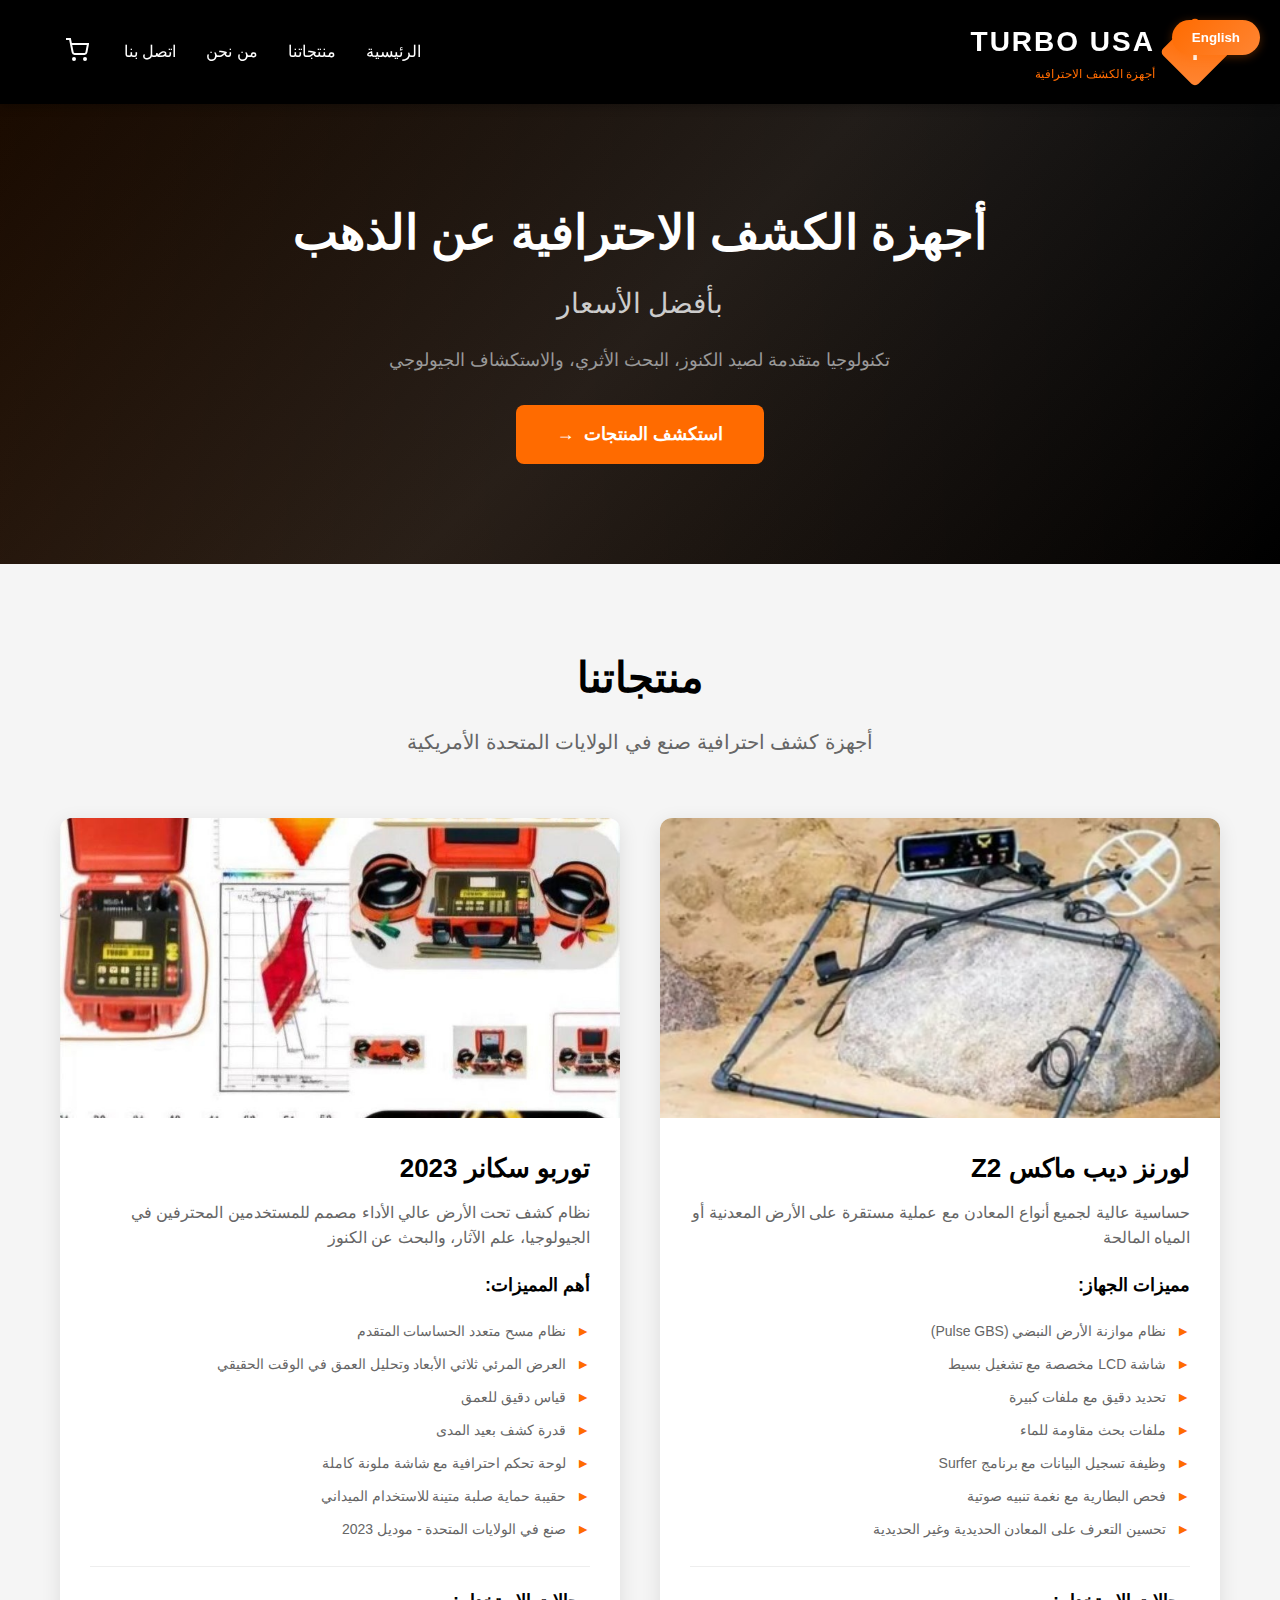
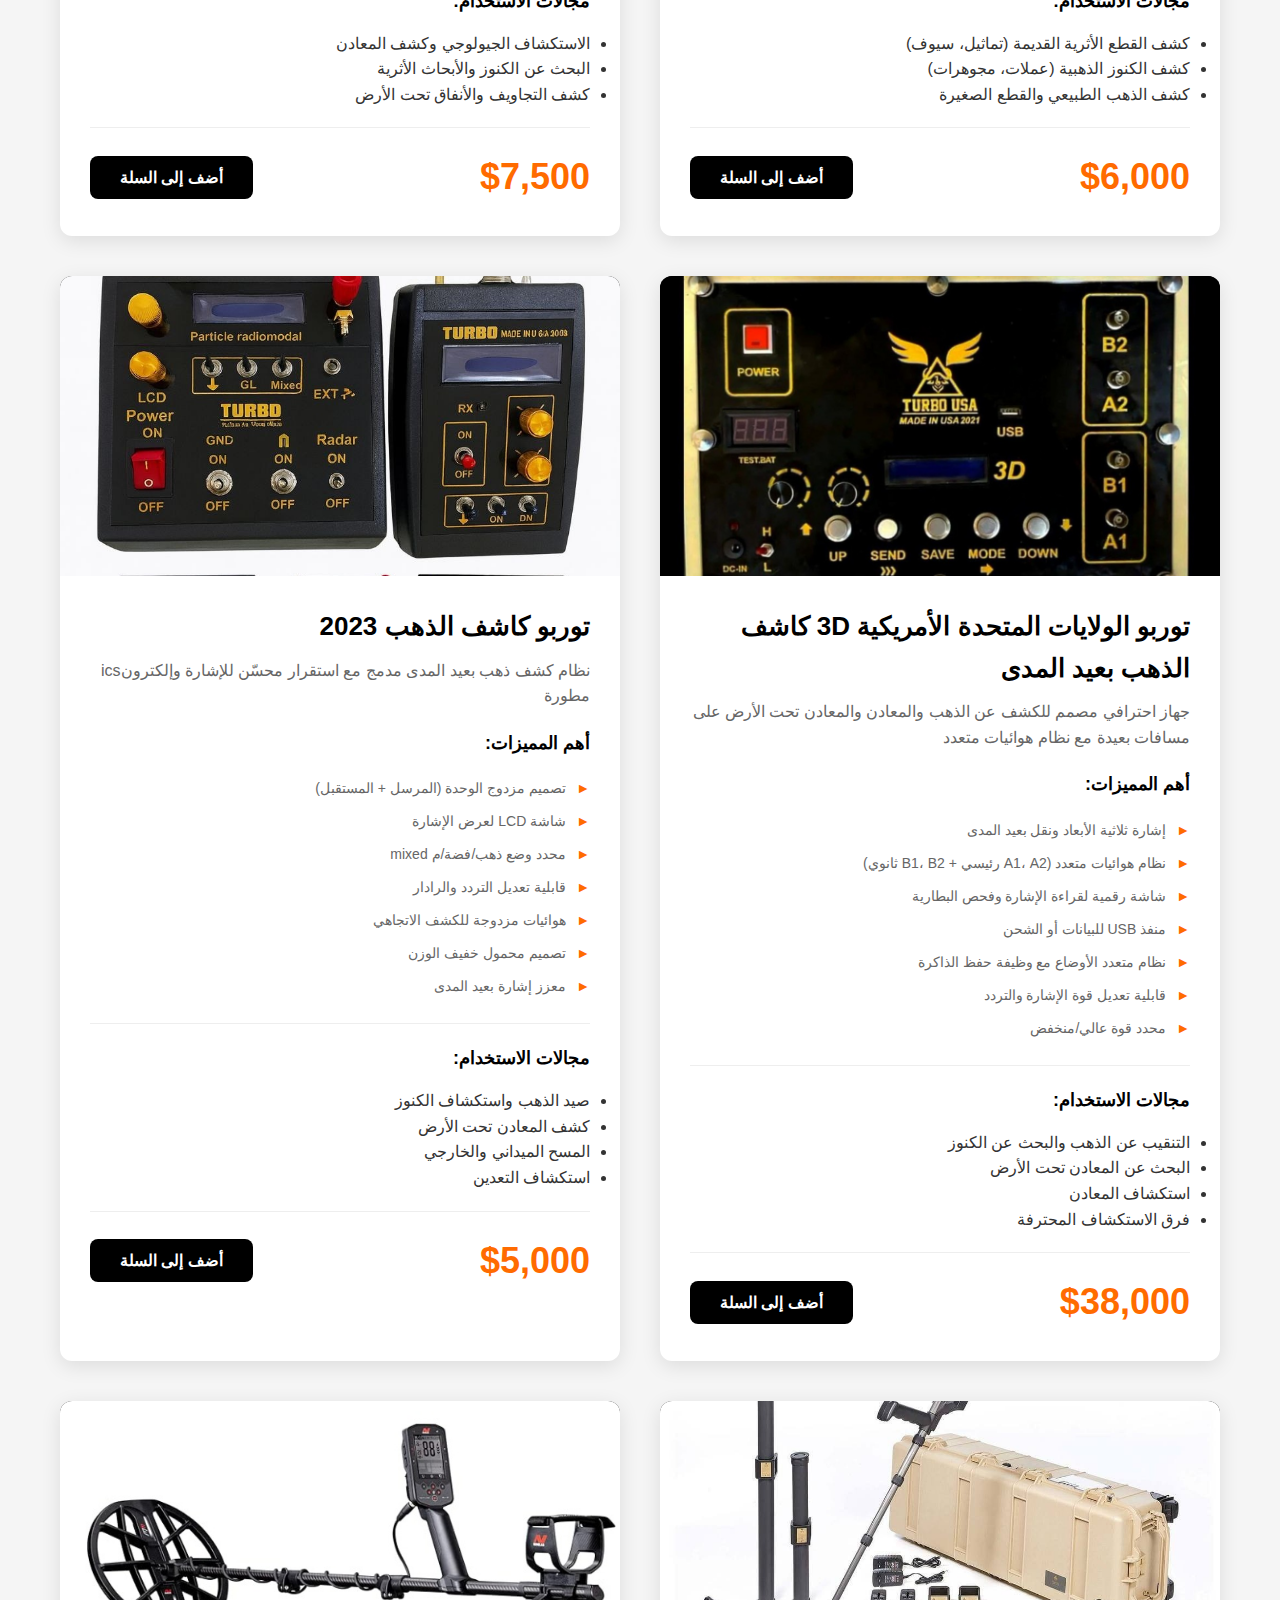
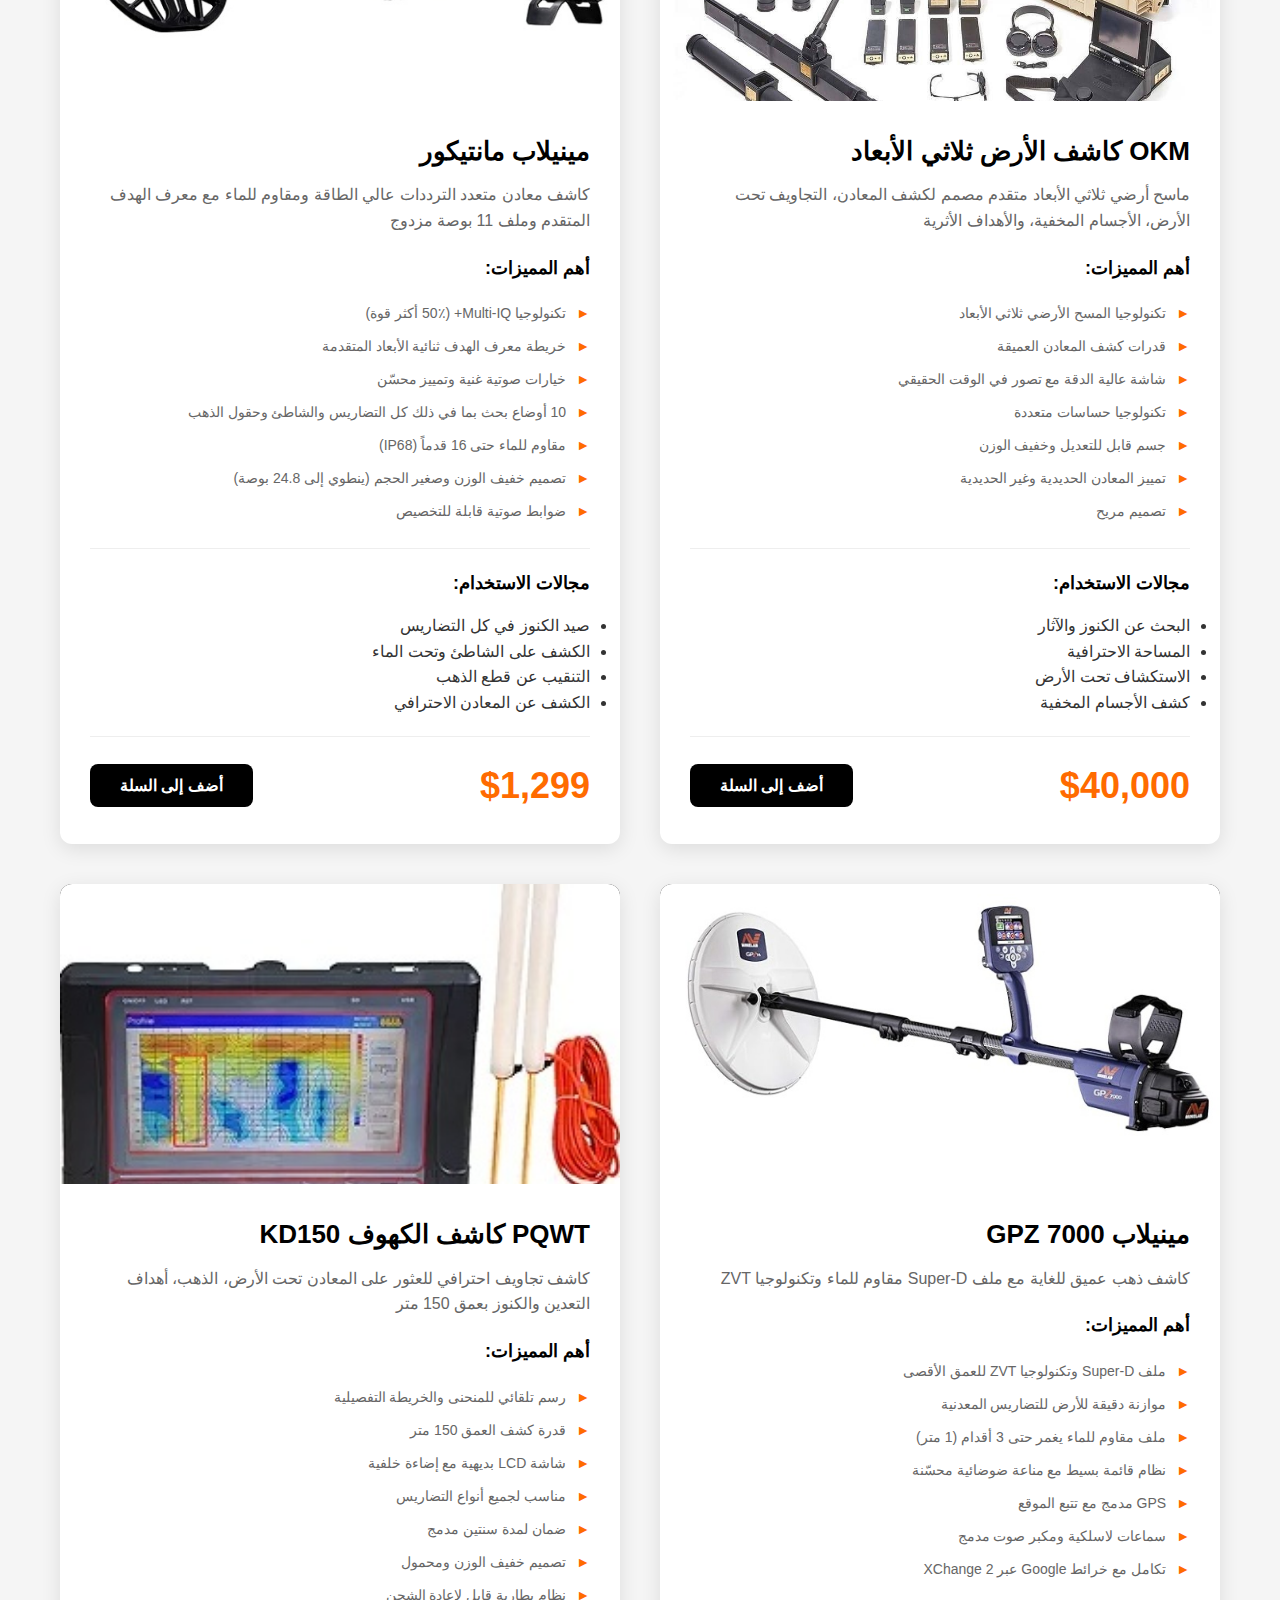
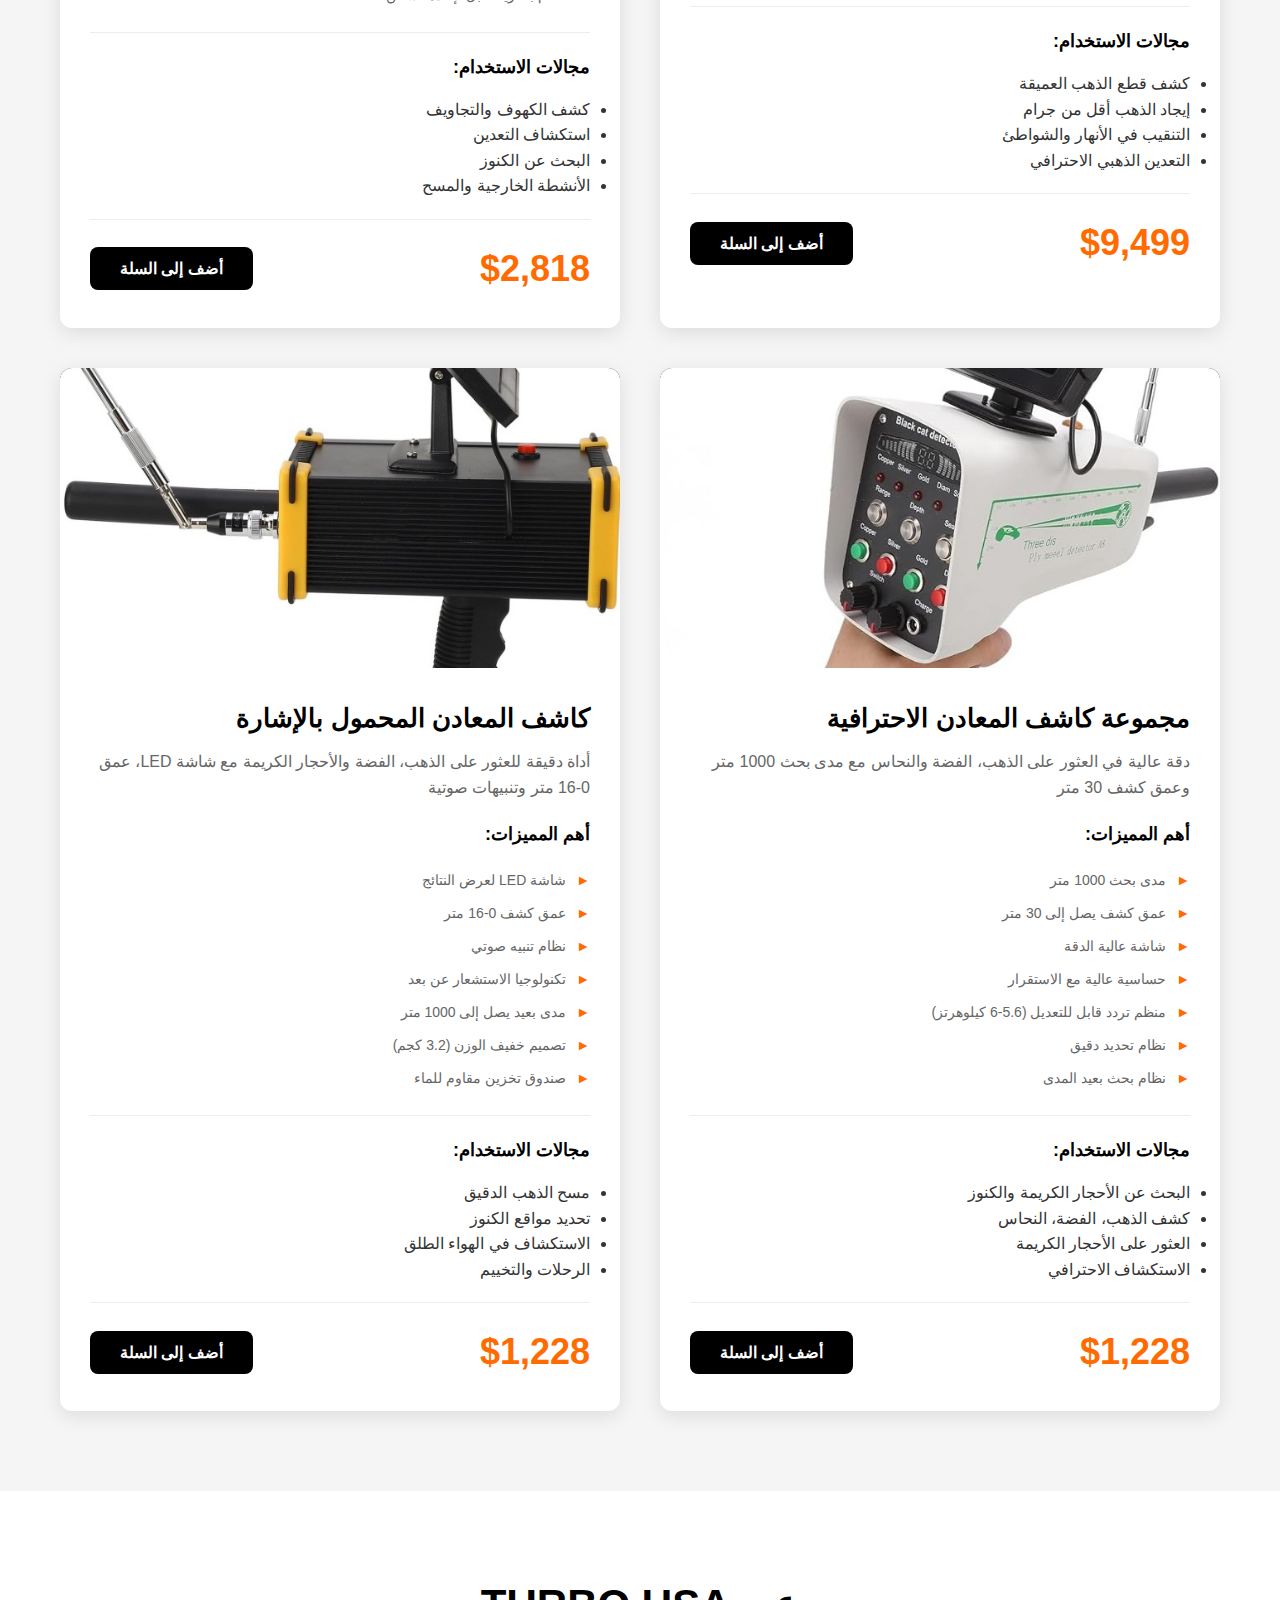
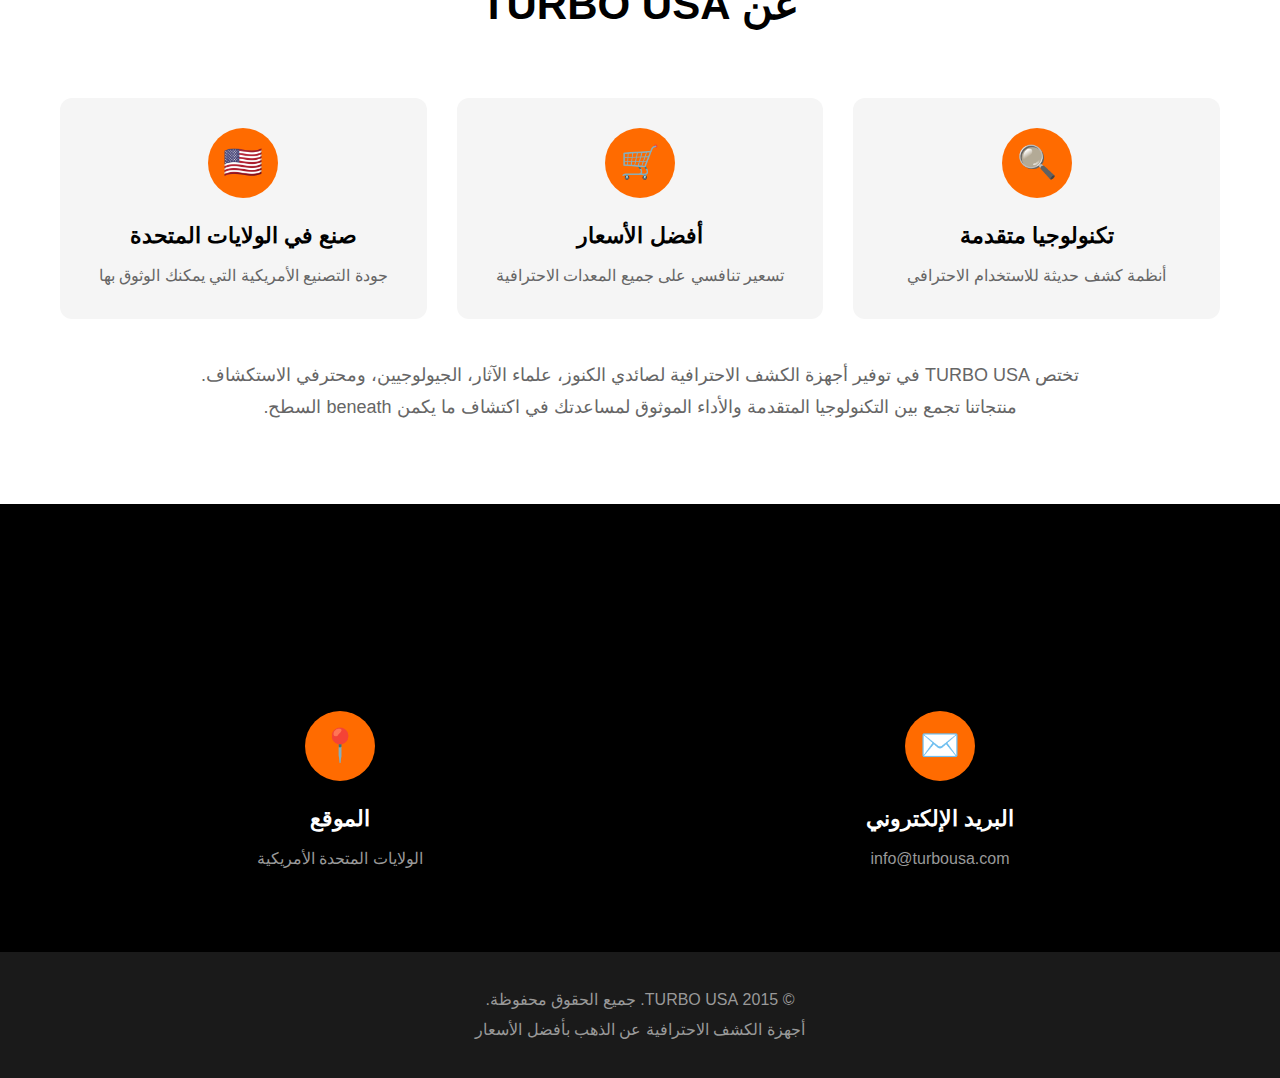
<file: index-arb.html>
<!DOCTYPE html>
<html lang="ar" dir="rtl">
<head>
    <meta charset="UTF-8">
    <meta name="viewport" content="width=device-width, initial-scale=1.0">
    <title>TURBO USA - أجهزة الكشف الاحترافية</title>
    <style>
        * {
            margin: 0;
            padding: 0;
            box-sizing: border-box;
        }

        body {
            font-family: 'Segoe UI', Tahoma, Geneva, Verdana, sans-serif;
            line-height: 1.6;
            color: #333;
            background-color: #fff;
        }

        .container {
            max-width: 1200px;
            margin: 0 auto;
            padding: 0 20px;
        }

        /* Language Switcher */
        .language-switcher {
            position: fixed;
            top: 10px;
            left: 10px;
            z-index: 9999;
        }

        .language-switcher select {
            padding: 5px 10px;
            font-size: 14px;
            border: 1px solid #ccc;
            border-radius: 4px;
            background-color: #fff;
        }

        /* Header */
        header {
            background: #000;
            color: #fff;
            position: sticky;
            top: 0;
            z-index: 1000;
            box-shadow: 0 2px 10px rgba(0,0,0,0.3);
        }

        .header-content {
            display: flex;
            justify-content: space-between;
            align-items: center;
            padding: 20px 0;
        }

        .logo {
            display: flex;
            align-items: center;
            gap: 15px;
        }

        .logo-icon {
            width: 50px;
            height: 50px;
            background: linear-gradient(135deg, #ff6b00, #ff8533);
            display: flex;
            align-items: center;
            justify-content: center;
            transform: rotate(45deg);
            border-radius: 5px;
        }

        .logo-icon span {
            transform: rotate(-45deg);
            font-size: 24px;
            font-weight: bold;
            color: #fff;
        }

        .logo-text h1 {
            font-size: 28px;
            letter-spacing: 2px;
        }

        .logo-text p {
            font-size: 12px;
            color: #ff6b00;
        }

        nav {
            display: flex;
            align-items: center;
            gap: 30px;
        }

        nav a {
            color: #fff;
            text-decoration: none;
            transition: color 0.3s;
            font-weight: 500;
        }

        nav a:hover {
            color: #ff6b00;
        }

        .cart-btn {
            background: none;
            border: none;
            color: #fff;
            cursor: pointer;
            position: relative;
            padding: 5px;
            transition: color 0.3s;
        }

        .cart-btn:hover {
            color: #ff6b00;
        }

        .cart-count {
            position: absolute;
            top: -5px;
            right: -5px;
            background: #ff6b00;
            color: #fff;
            border-radius: 50%;
            width: 20px;
            height: 20px;
            display: flex;
            align-items: center;
            justify-content: center;
            font-size: 12px;
            font-weight: bold;
        }

        .mobile-menu-btn {
            display: none;
            background: none;
            border: none;
            color: #fff;
            font-size: 28px;
            cursor: pointer;
        }

        .mobile-nav {
            display: none;
            background: #1a1a1a;
            border-top: 1px solid #333;
        }

        .mobile-nav.active {
            display: block;
        }

        .mobile-nav a {
            display: block;
            padding: 15px 20px;
            color: #fff;
            text-decoration: none;
            border-bottom: 1px solid #333;
            transition: background 0.3s;
        }

        .mobile-nav a:hover {
            background: #ff6b00;
        }

        /* Hero Section */
        .hero {
            background: linear-gradient(135deg, #000 0%, #1a1a1a 50%, #000 100%);
            color: #fff;
            padding: 100px 0;
            position: relative;
            overflow: hidden;
        }

        .hero::before {
            content: '';
            position: absolute;
            top: 0;
            left: 0;
            right: 0;
            bottom: 0;
            background: linear-gradient(90deg, rgba(255,107,0,0.1) 0%, transparent 100%);
        }

        .hero-content {
            position: relative;
            z-index: 1;
            max-width: 800px;
            text-align: center;
            margin: 0 auto;
        }

        .hero h2 {
            font-size: 48px;
            margin-bottom: 20px;
            line-height: 1.2;
        }

        .hero .subtitle {
            font-size: 28px;
            margin-bottom: 20px;
            color: #ccc;
        }

        .hero .description {
            font-size: 18px;
            margin-bottom: 30px;
            color: #999;
        }

        .cta-btn {
            display: inline-flex;
            align-items: center;
            gap: 10px;
            background: #ff6b00;
            color: #fff;
            padding: 15px 40px;
            border: none;
            border-radius: 8px;
            font-size: 18px;
            font-weight: bold;
            cursor: pointer;
            transition: all 0.3s;
            text-decoration: none;
        }

        .cta-btn:hover {
            background: #ff8533;
            transform: scale(1.05);
            box-shadow: 0 5px 20px rgba(255,107,0,0.4);
        }

        /* Products Section */
        .products {
            padding: 80px 0;
            background: #f5f5f5;
        }

        .section-title {
            text-align: center;
            margin-bottom: 60px;
        }

        .section-title h2 {
            font-size: 42px;
            margin-bottom: 15px;
            color: #000;
        }

        .section-title p {
            font-size: 20px;
            color: #666;
        }

        .products-grid {
            display: grid;
            grid-template-columns: repeat(auto-fit, minmax(450px, 1fr));
            gap: 40px;
        }

        .product-card {
            background: #fff;
            border-radius: 12px;
            overflow: hidden;
            box-shadow: 0 5px 20px rgba(0,0,0,0.1);
            transition: all 0.3s;
        }

        .product-card:hover {
            transform: translateY(-10px);
            box-shadow: 0 10px 40px rgba(0,0,0,0.2);
        }

        .product-image {
            height: 300px;
            background: linear-gradient(135deg, #1a1a1a, #000);
            display: flex;
            align-items: center;
            justify-content: center;
            color: #fff;
            font-size: 24px;
            font-weight: bold;
        }

        .product-info {
            padding: 30px;
        }

        .product-info h3 {
            font-size: 26px;
            margin-bottom: 10px;
            color: #000;
        }

        .product-info .description {
            color: #666;
            margin-bottom: 20px;
            font-size: 16px;
        }

        .features h4 {
            font-weight: bold;
            margin-bottom: 15px;
            color: #000;
            font-size: 18px;
        }

        .features ul {
            list-style: none;
            margin-bottom: 20px;
        }

        .features li {
            padding: 6px 0;
            color: #666;
            font-size: 14px;
            display: flex;
            align-items: flex-start;
            line-height: 1.5;
        }

        .features li::before {
            content: '►';
            color: #ff6b00;
            margin-left: 10px;
            flex-shrink: 0;
        }

        .applications {
            margin-top: 20px;
            padding-top: 20px;
            border-top: 1px solid #eee;
        }

        .applications h4 {
            font-weight: bold;
            margin-bottom: 15px;
            color: #000;
            font-size: 18px;
        }

        .view-details-btn {
            background: transparent;
            color: #ff6b00;
            padding: 10px 20px;
            border: 2px solid #ff6b00;
            border-radius: 8px;
            font-size: 14px;
            font-weight: bold;
            cursor: pointer;
            transition: all 0.3s;
            margin-top: 10px;
        }

        .view-details-btn:hover {
            background: #ff6b00;
            color: #fff;
        }

        .product-footer {
            display: flex;
            justify-content: space-between;
            align-items: center;
            padding-top: 20px;
            border-top: 1px solid #eee;
            margin-top: 20px;
        }

        .price {
            font-size: 36px;
            font-weight: bold;
            color: #ff6b00;
        }

        .add-cart-btn {
            background: #000;
            color: #fff;
            padding: 12px 30px;
            border: none;
            border-radius: 8px;
            font-size: 16px;
            font-weight: bold;
            cursor: pointer;
            transition: all 0.3s;
        }

        .add-cart-btn:hover {
            background: #ff6b00;
            transform: scale(1.05);
        }

        /* Modal */
        .modal {
            display: none;
            position: fixed;
            z-index: 2000;
            left: 0;
            top: 0;
            width: 100%;
            height: 100%;
            overflow: auto;
            background-color: rgba(0,0,0,0.8);
        }

        .modal-content {
            background-color: #fff;
            margin: 50px auto;
            padding: 40px;
            border-radius: 12px;
            width: 90%;
            max-width: 900px;
            max-height: 85vh;
            overflow-y: auto;
        }

        .close {
            color: #aaa;
            float: left;
            font-size: 32px;
            font-weight: bold;
            cursor: pointer;
            line-height: 1;
        }

        .close:hover,
        .close:focus {
            color: #ff6b00;
        }

        .modal h2 {
            color: #000;
            margin-bottom: 20px;
            font-size: 32px;
        }

        .modal h3 {
            color: #ff6b00;
            margin-top: 25px;
            margin-bottom: 15px;
            font-size: 22px;
        }

        .modal p, .modal li {
            color: #666;
            line-height: 1.8;
            margin-bottom: 10px;
        }

        .modal ul {
            list-style: none;
            padding-right: 0;
        }

        .modal ul li::before {
            content: '►';
            color: #ff6b00;
            margin-left: 10px;
        }

        /* About Section */
        .about {
            padding: 80px 0;
            background: #fff;
        }

        .about-grid {
            display: grid;
            grid-template-columns: repeat(auto-fit, minmax(250px, 1fr));
            gap: 30px;
            margin-bottom: 40px;
        }

        .about-card {
            text-align: center;
            padding: 30px;
            background: #f5f5f5;
            border-radius: 12px;
            transition: all 0.3s;
        }

        .about-card:hover {
            background: #fff;
            box-shadow: 0 5px 20px rgba(0,0,0,0.1);
        }

        .about-icon {
            width: 70px;
            height: 70px;
            background: #ff6b00;
            border-radius: 50%;
            display: flex;
            align-items: center;
            justify-content: center;
            margin: 0 auto 20px;
            color: #fff;
            font-size: 32px;
        }

        .about-card h3 {
            font-size: 22px;
            margin-bottom: 10px;
            color: #000;
        }

        .about-card p {
            color: #666;
        }

        .about-text {
            text-align: center;
            font-size: 18px;
            color: #666;
            line-height: 1.8;
            max-width: 900px;
            margin: 0 auto;
        }

        /* Contact Section */
        .contact {
            padding: 80px 0;
            background: #000;
            color: #fff;
        }

        .contact-grid {
            display: grid;
            grid-template-columns: repeat(auto-fit, minmax(250px, 1fr));
            gap: 40px;
        }

        .contact-card {
            text-align: center;
        }

        .contact-icon {
            width: 70px;
            height: 70px;
            background: #ff6b00;
            border-radius: 50%;
            display: flex;
            align-items: center;
            justify-content: center;
            margin: 0 auto 20px;
            color: #fff;
            font-size: 32px;
        }

        .contact-card h3 {
            font-size: 22px;
            margin-bottom: 10px;
        }

        .contact-card p {
            color: #999;
        }

        /* Footer */
        footer {
            background: #1a1a1a;
            color: #999;
            padding: 30px 0;
            text-align: center;
        }

        footer p {
            margin: 5px 0;
        }

        /* Responsive */
        @media (max-width: 768px) {
            .desktop-nav {
                display: none;
            }

            .mobile-menu-btn {
                display: block;
            }

            .hero h2 {
                font-size: 32px;
            }

            .hero .subtitle {
                font-size: 20px;
            }

            .products-grid {
                grid-template-columns: 1fr;
            }

            .section-title h2 {
                font-size: 32px;
            }

            .product-footer {
                flex-direction: column;
                gap: 15px;
            }

            .price {
                font-size: 28px;
            }

            .modal-content {
                margin: 20px;
                padding: 25px;
                width: auto;
            }
        }
    </style>
</head>
<body>
    <!-- Language Switcher Button - Add this to your header -->
<div class="language-switcher">
    <button onclick="switchToEnglish()" class="lang-btn">
        English
    </button>
</div>

<style>
.language-switcher {
    position: fixed;
    top: 20px;
    right: 20px; /* Changed to right for Arabic layout */
    z-index: 9999;
}

.lang-btn {
    background: linear-gradient(135deg, #ff6b00, #ff8533);
    color: white;
    border: none;
    padding: 10px 20px;
    border-radius: 25px;
    font-weight: bold;
    cursor: pointer;
    transition: all 0.3s;
    box-shadow: 0 2px 10px rgba(255,107,0,0.3);
}

.lang-btn:hover {
    transform: translateY(-2px);
    box-shadow: 0 5px 20px rgba(255,107,0,0.5);
}
</style>

<script>
function switchToEnglish() {
    window.location.href = 'index.html';
}
</script>
    <!-- Header -->
    <header>
        <div class="container">
            <div class="header-content">
                <div class="logo">
                    <div class="logo-icon">
                        <span>T</span>
                    </div>
                    <div class="logo-text">
                        <h1>TURBO USA</h1>
                        <p>أجهزة الكشف الاحترافية</p>
                    </div>
                </div>

                <nav class="desktop-nav">
                    <a href="#home">الرئيسية</a>
                    <a href="#products">منتجاتنا</a>
                    <a href="#about">من نحن</a>
                    <a href="#contact">اتصل بنا</a>
                    <button class="cart-btn" onclick="showCart()">
                        <svg width="24" height="24" viewBox="0 0 24 24" fill="none" stroke="currentColor" stroke-width="2">
                            <circle cx="9" cy="21" r="1"></circle>
                            <circle cx="20" cy="21" r="1"></circle>
                            <path d="M1 1h4l2.68 13.39a2 2 0 0 0 2 1.61h9.72a2 2 0 0 0 2-1.61L23 6H6"></path>
                        </svg>
                        <span class="cart-count" id="cartCount" style="display: none;">0</span>
                    </button>
                </nav>

                <button class="mobile-menu-btn" onclick="toggleMobileMenu()">☰</button>
            </div>
        </div>
        <div class="mobile-nav" id="mobileNav">
            <a href="#home" onclick="toggleMobileMenu()">الرئيسية</a>
            <a href="#products" onclick="toggleMobileMenu()">منتجاتنا</a>
            <a href="#about" onclick="toggleMobileMenu()">من نحن</a>
            <a href="#contact" onclick="toggleMobileMenu()">اتصل بنا</a>
        </div>
    </header>

    <!-- Hero Section -->
    <section id="home" class="hero">
        <div class="container">
            <div class="hero-content">
                <h2>أجهزة الكشف الاحترافية عن الذهب</h2>
                <p class="subtitle">بأفضل الأسعار</p>
                <p class="description">تكنولوجيا متقدمة لصيد الكنوز، البحث الأثري، والاستكشاف الجيولوجي</p>
                <a href="#products" class="cta-btn">
                    استكشف المنتجات
                    <span>→</span>
                </a>
            </div>
        </div>
    </section>

    <!-- Products Section -->
    <section id="products" class="products">
        <div class="container">
            <div class="section-title">
                <h2>منتجاتنا</h2>
                <p>أجهزة كشف احترافية صنع في الولايات المتحدة الأمريكية</p>
            </div>

            <div class="products-grid">
                <!-- Product 1: Lorenz DeepMax Z2 -->
                <div class="product-card">
                    <div class="product-image">
                        <img src="product1.jpg" alt="Lorenz DeepMax Z2" style="width:100%; height:100%; object-fit:cover;">
                    </div>
                    <div class="product-info">
                        <h3>لورنز ديب ماكس Z2</h3>
                        <p class="description">حساسية عالية لجميع أنواع المعادن مع عملية مستقرة على الأرض المعدنية أو المياه المالحة</p>
                        
                        <div class="features">
                            <h4>مميزات الجهاز:</h4>
                            <ul>
                                <li>نظام موازنة الأرض النبضي (Pulse GBS)</li>
                                <li>شاشة LCD مخصصة مع تشغيل بسيط</li>
                                <li>تحديد دقيق مع ملفات كبيرة</li>
                                <li>ملفات بحث مقاومة للماء</li>
                                <li>وظيفة تسجيل البيانات مع برنامج Surfer</li>
                                <li>فحص البطارية مع نغمة تنبيه صوتية</li>
                                <li>تحسين التعرف على المعادن الحديدية وغير الحديدية</li>
                            </ul>
                        </div>

                        <div class="applications">
                            <h4>مجالات الاستخدام:</h4>
                            <ul>
                                <li>كشف القطع الأثرية القديمة (تماثيل، سيوف)</li>
                                <li>كشف الكنوز الذهبية (عملات، مجوهرات)</li>
                                <li>كشف الذهب الطبيعي والقطع الصغيرة</li>
                            </ul>
                        </div>


                        <div class="product-footer">
                            <span class="price">$6,000</span>
                            <button class="add-cart-btn" onclick="addToCart('لورنز ديب ماكس Z2', 6000)">أضف إلى السلة</button>
                        </div>
                    </div>
                </div>

                <!-- Product 2: Turbo Scanner 2023 -->
                <div class="product-card">
                    <div class="product-image">
                        <img src="product2.jpg" alt="Turbo Scanner 2023" style="width:100%; height:100%; object-fit:cover;">
                    </div>
                    <div class="product-info">
                        <h3>توربو سكانر 2023</h3>
                        <p class="description">نظام كشف تحت الأرض عالي الأداء مصمم للمستخدمين المحترفين في الجيولوجيا، علم الآثار، والبحث عن الكنوز</p>
                        
                        <div class="features">
                            <h4>أهم المميزات:</h4>
                            <ul>
                                <li>نظام مسح متعدد الحساسات المتقدم</li>
                                <li>العرض المرئي ثلاثي الأبعاد وتحليل العمق في الوقت الحقيقي</li>
                                <li>قياس دقيق للعمق</li>
                                <li>قدرة كشف بعيد المدى</li>
                                <li>لوحة تحكم احترافية مع شاشة ملونة كاملة</li>
                                <li>حقيبة حماية صلبة متينة للاستخدام الميداني</li>
                                <li>صنع في الولايات المتحدة - موديل 2023</li>
                            </ul>
                        </div>

                        <div class="applications">
                            <h4>مجالات الاستخدام:</h4>
                            <ul>
                                <li>الاستكشاف الجيولوجي وكشف المعادن</li>
                                <li>البحث عن الكنوز والأبحاث الأثرية</li>
                                <li>كشف التجاويف والأنفاق تحت الأرض</li>
                            </ul>
                        </div>


                        <div class="product-footer">
                            <span class="price">$7,500</span>
                            <button class="add-cart-btn" onclick="addToCart('توربو سكانر 2023', 7500)">أضف إلى السلة</button>
                        </div>
                    </div>
                </div>

                <!-- Product 3: Turbo 3D Long Range Gold Finder -->
                <div class="product-card">
                    <div class="product-image">
                        <img src="WhatsApp Image 2025-12-12 at 14.36.12_d6bc35ac.jpg" alt="Turbo 3D Long Range Gold Finder" style="width:100%; height:100%; object-fit:cover;">
                    </div>
                    <div class="product-info">
                        <h3>توربو الولايات المتحدة الأمريكية 3D كاشف الذهب بعيد المدى</h3>
                        <p class="description">جهاز احترافي مصمم للكشف عن الذهب والمعادن والمعادن تحت الأرض على مسافات بعيدة مع نظام هوائيات متعدد</p>
                        
                        <div class="features">
                            <h4>أهم المميزات:</h4>
                            <ul>
                                <li>إشارة ثلاثية الأبعاد ونقل بعيد المدى</li>
                                <li>نظام هوائيات متعدد (A1، A2 رئيسي + B1، B2 ثانوي)</li>
                                <li>شاشة رقمية لقراءة الإشارة وفحص البطارية</li>
                                <li>منفذ USB للبيانات أو الشحن</li>
                                <li>نظام متعدد الأوضاع مع وظيفة حفظ الذاكرة</li>
                                <li>قابلية تعديل قوة الإشارة والتردد</li>
                                <li>محدد قوة عالي/منخفض</li>
                            </ul>
                        </div>

                        <div class="applications">
                            <h4>مجالات الاستخدام:</h4>
                            <ul>
                                <li>التنقيب عن الذهب والبحث عن الكنوز</li>
                                <li>البحث عن المعادن تحت الأرض</li>
                                <li>استكشاف المعادن</li>
                                <li>فرق الاستكشاف المحترفة</li>
                            </ul>
                        </div>


                        <div class="product-footer">
                            <span class="price">$38,000</span>
                            <button class="add-cart-btn" onclick="addToCart('توربو 3D كاشف الذهب بعيد المدى', 38000)">أضف إلى السلة</button>
                        </div>
                    </div>
                </div>

                <!-- Product 4: Turbo Gold Finder 2023 -->
                <div class="product-card">
                    <div class="product-image">
                        <img src="product4 (1).jpg" alt="Turbo Gold Finder 2023" style="width:100%; height:100%; object-fit:cover;">
                    </div>
                    <div class="product-info">
                        <h3>توربو كاشف الذهب 2023</h3>
                        <p class="description">نظام كشف ذهب بعيد المدى مدمج مع استقرار محسّن للإشارة وإلكترونics مطورة</p>
                        
                        <div class="features">
                            <h4>أهم المميزات:</h4>
                            <ul>
                                <li>تصميم مزدوج الوحدة (المرسل + المستقبل)</li>
                                <li>شاشة LCD لعرض الإشارة</li>
                                <li>محدد وضع ذهب/فضة/م mixed</li>
                                <li>قابلية تعديل التردد والرادار</li>
                                <li>هوائيات مزدوجة للكشف الاتجاهي</li>
                                <li>تصميم محمول خفيف الوزن</li>
                                <li>معزز إشارة بعيد المدى</li>
                            </ul>
                        </div>

                        <div class="applications">
                            <h4>مجالات الاستخدام:</h4>
                            <ul>
                                <li>صيد الذهب واستكشاف الكنوز</li>
                                <li>كشف المعادن تحت الأرض</li>
                                <li>المسح الميداني والخارجي</li>
                                <li>استكشاف التعدين</li>
                            </ul>
                        </div>


                        <div class="product-footer">
                            <span class="price">$5,000</span>
                            <button class="add-cart-btn" onclick="addToCart('توربو كاشف الذهب 2023', 5000)">أضف إلى السلة</button>
                        </div>
                    </div>
                </div>

                <!-- Product 5: OKM Detectors 3D Ground Scanner -->
                <div class="product-card">
                    <div class="product-image">
                        <img src="product5.jpg" alt="OKM Detectors 3D Ground Scanner" style="width:100%; height:100%; object-fit:cover;">
                    </div>
                    <div class="product-info">
                        <h3>OKM كاشف الأرض ثلاثي الأبعاد</h3>
                        <p class="description">ماسح أرضي ثلاثي الأبعاد متقدم مصمم لكشف المعادن، التجاويف تحت الأرض، الأجسام المخفية، والأهداف الأثرية</p>
                        
                        <div class="features">
                            <h4>أهم المميزات:</h4>
                            <ul>
                                <li>تكنولوجيا المسح الأرضي ثلاثي الأبعاد</li>
                                <li>قدرات كشف المعادن العميقة</li>
                                <li>شاشة عالية الدقة مع تصور في الوقت الحقيقي</li>
                                <li>تكنولوجيا حساسات متعددة</li>
                                <li>جسم قابل للتعديل وخفيف الوزن</li>
                                <li>تمييز المعادن الحديدية وغير الحديدية</li>
                                <li>تصميم مريح</li>
                            </ul>
                        </div>

                        <div class="applications">
                            <h4>مجالات الاستخدام:</h4>
                            <ul>
                                <li>البحث عن الكنوز والآثار</li>
                                <li>المساحة الاحترافية</li>
                                <li>الاستكشاف تحت الأرض</li>
                                <li>كشف الأجسام المخفية</li>
                            </ul>
                        </div>


                        <div class="product-footer">
                            <span class="price">$40,000</span>
                            <button class="add-cart-btn" onclick="addToCart('OKM كاشف الأرض ثلاثي الأبعاد', 40000)">أضف إلى السلة</button>
                        </div>
                    </div>
                </div>

                <!-- Product 6: Minelab Manticore -->
                <div class="product-card">
                    <div class="product-image">
                        <img src="product6.jpg" alt="Minelab Manticore" style="width:100%; height:100%; object-fit:cover;">
                    </div>
                    <div class="product-info">
                        <h3>مينيلاب مانتيكور</h3>
                        <p class="description">كاشف معادن متعدد الترددات عالي الطاقة ومقاوم للماء مع معرف الهدف المتقدم وملف 11 بوصة مزدوج</p>
                        
                        <div class="features">
                            <h4>أهم المميزات:</h4>
                            <ul>
                                <li>تكنولوجيا Multi-IQ+ (50٪ أكثر قوة)</li>
                                <li>خريطة معرف الهدف ثنائية الأبعاد المتقدمة</li>
                                <li>خيارات صوتية غنية وتمييز محسّن</li>
                                <li>10 أوضاع بحث بما في ذلك كل التضاريس والشاطئ وحقول الذهب</li>
                                <li>مقاوم للماء حتى 16 قدماً (IP68)</li>
                                <li>تصميم خفيف الوزن وصغير الحجم (ينطوي إلى 24.8 بوصة)</li>
                                <li>ضوابط صوتية قابلة للتخصيص</li>
                            </ul>
                        </div>

                        <div class="applications">
                            <h4>مجالات الاستخدام:</h4>
                            <ul>
                                <li>صيد الكنوز في كل التضاريس</li>
                                <li>الكشف على الشاطئ وتحت الماء</li>
                                <li>التنقيب عن قطع الذهب</li>
                                <li>الكشف عن المعادن الاحترافي</li>
                            </ul>
                        </div>


                        <div class="product-footer">
                            <span class="price">$1,299</span>
                            <button class="add-cart-btn" onclick="addToCart('مينيلاب مانتيكور', 1299)">أضف إلى السلة</button>
                        </div>
                    </div>
                </div>

                <!-- Product 7: Minelab GPZ 7000 -->
                <div class="product-card">
                    <div class="product-image">
                        <img src="product7.jpg" alt="Minelab GPZ 7000" style="width:100%; height:100%; object-fit:cover;">
                    </div>
                    <div class="product-info">
                        <h3>مينيلاب GPZ 7000</h3>
                        <p class="description">كاشف ذهب عميق للغاية مع ملف Super-D مقاوم للماء وتكنولوجيا ZVT</p>
                        
                        <div class="features">
                            <h4>أهم المميزات:</h4>
                            <ul>
                                <li>ملف Super-D وتكنولوجيا ZVT للعمق الأقصى</li>
                                <li>موازنة دقيقة للأرض للتضاريس المعدنية</li>
                                <li>ملف مقاوم للماء يغمر حتى 3 أقدام (1 متر)</li>
                                <li>نظام قائمة بسيط مع مناعة ضوضائية محسّنة</li>
                                <li>GPS مدمج مع تتبع الموقع</li>
                                <li>سماعات لاسلكية ومكبر صوت مدمج</li>
                                <li>تكامل مع خرائط Google عبر XChange 2</li>
                            </ul>
                        </div>

                        <div class="applications">
                            <h4>مجالات الاستخدام:</h4>
                            <ul>
                                <li>كشف قطع الذهب العميقة</li>
                                <li>إيجاد الذهب أقل من جرام</li>
                                <li>التنقيب في الأنهار والشواطئ</li>
                                <li>التعدين الذهبي الاحترافي</li>
                            </ul>
                        </div>


                        <div class="product-footer">
                            <span class="price">$9,499</span>
                            <button class="add-cart-btn" onclick="addToCart('مينيلاب GPZ 7000', 9499)">أضف إلى السلة</button>
                        </div>
                    </div>
                </div>

                <!-- Product 8: PQWT Cave Detector -->
                <div class="product-card">
                    <div class="product-image">
                        <img src="product8.jpg" alt="PQWT Cave Detector" style="width:100%; height:100%; object-fit:cover;">
                    </div>
                    <div class="product-info">
                        <h3>PQWT كاشف الكهوف KD150</h3>
                        <p class="description">كاشف تجاويف احترافي للعثور على المعادن تحت الأرض، الذهب، أهداف التعدين والكنوز بعمق 150 متر</p>
                        
                        <div class="features">
                            <h4>أهم المميزات:</h4>
                            <ul>
                                <li>رسم تلقائي للمنحنى والخريطة التفصيلية</li>
                                <li>قدرة كشف العمق 150 متر</li>
                                <li>شاشة LCD بديهية مع إضاءة خلفية</li>
                                <li>مناسب لجميع أنواع التضاريس</li>
                                <li>ضمان لمدة سنتين مدمج</li>
                                <li>تصميم خفيف الوزن ومحمول</li>
                                <li>نظام بطارية قابل لإعادة الشحن</li>
                            </ul>
                        </div>

                        <div class="applications">
                            <h4>مجالات الاستخدام:</h4>
                            <ul>
                                <li>كشف الكهوف والتجاويف</li>
                                <li>استكشاف التعدين</li>
                                <li>البحث عن الكنوز</li>
                                <li>الأنشطة الخارجية والمسح</li>
                            </ul>
                        </div>


                        <div class="product-footer">
                            <span class="price">$2,818</span>
                            <button class="add-cart-btn" onclick="addToCart('PQWT كاشف الكهوف KD150', 2818)">أضف إلى السلة</button>
                        </div>
                    </div>
                </div>

                <!-- Product 9: Professional Metal Detector Kit -->
                <div class="product-card">
                    <div class="product-image">
                        <img src="product9.jpg" alt="Professional Metal Detector Kit" style="width:100%; height:100%; object-fit:cover;">
                    </div>
                    <div class="product-info">
                        <h3>مجموعة كاشف المعادن الاحترافية</h3>
                        <p class="description">دقة عالية في العثور على الذهب، الفضة والنحاس مع مدى بحث 1000 متر وعمق كشف 30 متر</p>
                        
                        <div class="features">
                            <h4>أهم المميزات:</h4>
                            <ul>
                                <li>مدى بحث 1000 متر</li>
                                <li>عمق كشف يصل إلى 30 متر</li>
                                <li>شاشة عالية الدقة</li>
                                <li>حساسية عالية مع الاستقرار</li>
                                <li>منظم تردد قابل للتعديل (5.6-6 كيلوهرتز)</li>
                                <li>نظام تحديد دقيق</li>
                                <li>نظام بحث بعيد المدى</li>
                            </ul>
                        </div>

                        <div class="applications">
                            <h4>مجالات الاستخدام:</h4>
                            <ul>
                                <li>البحث عن الأحجار الكريمة والكنوز</li>
                                <li>كشف الذهب، الفضة، النحاس</li>
                                <li>العثور على الأحجار الكريمة</li>
                                <li>الاستكشاف الاحترافي</li>
                            </ul>
                        </div>


                        <div class="product-footer">
                            <span class="price">$1,228</span>
                            <button class="add-cart-btn" onclick="addToCart('مجموعة كاشف المعادن الاحترافية', 1228)">أضف إلى السلة</button>
                        </div>
                    </div>
                </div>

                <!-- Product 10: Portable Metal Detector Pinpointer -->
                <div class="product-card">
                    <div class="product-image">
                        <img src="product10.jpg" alt="Portable Metal Detector Pinpointer" style="width:100%; height:100%; object-fit:cover;">
                    </div>
                    <div class="product-info">
                        <h3>كاشف المعادن المحمول بالإشارة</h3>
                        <p class="description">أداة دقيقة للعثور على الذهب، الفضة والأحجار الكريمة مع شاشة LED، عمق 0-16 متر وتنبيهات صوتية</p>
                        
                        <div class="features">
                            <h4>أهم المميزات:</h4>
                            <ul>
                                <li>شاشة LED لعرض النتائج</li>
                                <li>عمق كشف 0-16 متر</li>
                                <li>نظام تنبيه صوتي</li>
                                <li>تكنولوجيا الاستشعار عن بعد</li>
                                <li>مدى بعيد يصل إلى 1000 متر</li>
                                <li>تصميم خفيف الوزن (3.2 كجم)</li>
                                <li>صندوق تخزين مقاوم للماء</li>
                            </ul>
                        </div>

                        <div class="applications">
                            <h4>مجالات الاستخدام:</h4>
                            <ul>
                                <li>مسح الذهب الدقيق</li>
                                <li>تحديد مواقع الكنوز</li>
                                <li>الاستكشاف في الهواء الطلق</li>
                                <li>الرحلات والتخييم</li>
                            </ul>
                        </div>


                        <div class="product-footer">
                            <span class="price">$1,228</span>
                            <button class="add-cart-btn" onclick="addToCart('كاشف المعادن المحمول بالإشارة', 1228)">أضف إلى السلة</button>
                        </div>
                    </div>
                </div>
            </div>
        </div>
    </section>

    <!-- Product Details Modal -->
    <div id="productModal" class="modal">
        <div class="modal-content">
            <span class="close" onclick="closeModal()">&times;</span>
            <div id="modalBody"></div>
        </div>
    </div>

    <!-- About Section -->
    <section id="about" class="about">
        <div class="container">
            <div class="section-title">
                <h2>عن TURBO USA</h2>
            </div>

            <div class="about-grid">
                <div class="about-card">
                    <div class="about-icon">🔍</div>
                    <h3>تكنولوجيا متقدمة</h3>
                    <p>أنظمة كشف حديثة للاستخدام الاحترافي</p>
                </div>
                <div class="about-card">
                    <div class="about-icon">🛒</div>
                    <h3>أفضل الأسعار</h3>
                    <p>تسعير تنافسي على جميع المعدات الاحترافية</p>
                </div>
                <div class="about-card">
                    <div class="about-icon">🇺🇸</div>
                    <h3>صنع في الولايات المتحدة</h3>
                    <p>جودة التصنيع الأمريكية التي يمكنك الوثوق بها</p>
                </div>
            </div>

            <p class="about-text">
                تختص TURBO USA في توفير أجهزة الكشف الاحترافية لصائدي الكنوز، علماء الآثار، الجيولوجيين، ومحترفي الاستكشاف. 
                منتجاتنا تجمع بين التكنولوجيا المتقدمة والأداء الموثوق لمساعدتك في اكتشاف ما يكمن beneath السطح.
            </p>
        </div>
    </section>

    <!-- Contact Section -->
    <section id="contact" class="contact">
        <div class="container">
            <div class="section-title">
                <h2>اتصل بنا</h2>
            </div>

            <div class="contact-grid">
                <div class="contact-card">
                    <div class="contact-icon">✉️</div>
                    <h3>البريد الإلكتروني</h3>
                    <p>info@turbousa.com</p>
                </div>
                <div class="contact-card">
                    <div class="contact-icon">📍</div>
                    <h3>الموقع</h3>
                    <p>الولايات المتحدة الأمريكية</p>
                </div>
            </div>
        </div>
    </section>

    <!-- Footer -->
    <footer>
        <div class="container">
            <p>&copy; 2015 TURBO USA. جميع الحقوق محفوظة.</p>
            <p>أجهزة الكشف الاحترافية عن الذهب بأفضل الأسعار</p>
        </div>
    </footer>

    <script>
        let cart = [];

        const productDetails = {
            lorenz: `
                <h2>لورنز ديب ماكس Z2 - المواصفات الكاملة</h2>
                
                <h3>مميزات الجهاز</h3>
                <ul>
                    <li>حساسية عالية لجميع أنواع المعادن</li>
                    <li>عملية مستقرة على الأرض المعدنية أو المياه المالحة</li>
                    <li>تشغيل موثوق وبسيط مع أدوات تحكم قليلة</li>
                    <li>شاشة LCD مخصصة</li>
                    <li>تحديد دقيق مع ملفات كبيرة</li>
                    <li>سهولة وفعالية في الكشف عن المناطق الكبيرة</li>
                    <li>القدرة على تحديد أو استبعاد الأجسام المعدنية الصغيرة غير المرغوب فيها</li>
                    <li>سرعة استجابة صوتية سريعة مع إعدادات مختلفة</li>
                    <li>استجابة صوتية لوغاريتمية وقراءة بيانية للشدة</li>
                    <li>فحص البطارية مع نغمة تنبيه صوتية</li>
                    <li>تحسين التعرف على المعادن الحديدية وغير الحديدية</li>
                    <li>استجابة ثابتة (صوتية وبصرية)</li>
                    <li>ملفات بحث مقاومة للماء</li>
                </ul>

                <h3>نظام ملف البحث</h3>
                <p>يمكن توصيل ملفات بحث مختلفة بلورنز ديب ماكس Z2 لأغراض البحث والتحديد الخاصة. الملفات الصغيرة توفر أعماق كشف كبيرة على الأجسام المعدنية الصغيرة، بينما الملفات الكبيرة توفر أعماق الكشف الممكنة على الأجسام الكبيرة. أعماق الكشف تعتمد على إعدادات الكاشف، نوع المعدن، شكل الجسم، ونوع الأرض.</p>

                <h3>مسجل البيانات والبرمجيات</h3>
                <p>وحدة مسجل البيانات تجمع بين الأجهزة والبرمجيات التي طورتها أنظمة الكشف لورنز. تتميز بـ:</p>
                <ul>
                    <li>سهلة الاستخدام، دقيقة، وبأسعار معقولة</li>
                    <li>وظيفة مسجل بيانات متعدد القنوات</li>
                    <li>تسجيل متزامن لقنوات بيانات مختلفة</li>
                    <li>تخزين المعلومات في الذاكرة</li>
                    <li>برنامج Surfer العلمي لتحويل البيانات</li>
                    <li>توليد خرائط ملونة، كثافة، سطحية، صورية، أو متجهة</li>
                    <li>برنامج Lorenz Scripter يولد تلقائياً اثني عشر خريطة (ستة ثنائية الأبعاد وستة ثلاثية الأبعاد)</li>
                </ul>

                <h3>الاستخدامات والتطبيقات</h3>
                <ul>
                    <li>تحديد القطع الأثرية المدفونة المصنوعة من الذهب، الفضة، والبرونز</li>
                    <li>كشف القطع الأثرية القديمة (تماثيل، سيوف)</li>
                    <li>كشف الكنوز الذهبية (عملات، مجوهرات، خواتم)</li>
                    <li>كشف الذهب الطبيعي والقطع الصغيرة</li>
                </ul>

                <h3>تكنولوجيا البحث</h3>
                <p>يستخدم لورنز ديب ماكس Z2 تكنولوجيا النبض الحثية تُدعى نظام موازنة الأرض النبضي (Pulse GBS). ينبعث النظام بنبضات مغناطيسية قصيرة مكثفة عبر ملفات النحاس، منتجاً تيارات دوامية في المواد الموصلة. تستمر هذه التيارات الدوامية بعد انتهاء النبضة المغناطيسية، مما يسمح بالكشف أثناء مرحلة الاستقبال.</p>
                
                <p>نظام Pulse GBS مناسب بشكل خاص للبحث العميق ولا يتأثر عملياً بالمياه المالحة، الأراضي المعدنية، أو التغيرات الحرارية. إدارة الطاقة الكاملة مع محولات فعالة منخفضة التداخل الكهرومغناطيسي وبطاريات ذاتية التفريغ منخفضة تضمن تشغيلاً مرناً في جميع أنحاء العالم.</p>

                <h3>السعر: $6,000</h3>
            `,
            turbo: `
                <h2>توربو سكانر 2023 - المواصفات الكاملة</h2>
                
                <h3>نظرة عامة</h3>
                <p>توربو سكانر 2023 هو نظام كشف تحت الأرض عالي الأداء مصمم للمستخدمين المحترفين في الجيولوجيا، علم الآثار، والبحث عن الكنوز. تم بناؤه باستخدام حساسات متقدمة ووحدة تحليل قوية، يوفر قراءات دقيقة للغاية للهياكل تحت السطحية، المعادن، والأجسام المخفية.</p>

                <h3>المميزات الرئيسية</h3>
                <ul>
                    <li>نظام مسح متعدد الحساسات المتقدم للكشف الدقيق تحت الأرض</li>
                    <li>العرض المرئي ثلاثي الأبعاد والتحليل في الوقت الحقيقي</li>
                    <li>قياس العمق عالي الدقة لجميع أنواع الأهداف</li>
                    <li>قدرة الكشف بعيدة المدى</li>
                    <li>لوحة تحكم احترافية مع عرض ملون كامل</li>
                    <li>حقيبة حماية صلبة متينة للاستخدام الميداني</li>
                    <li>صنع في الولايات المتحدة - موديل 2023</li>
                </ul>

                <h3>التكنولوجيا</h3>
                <p>يوفر هذا الجهاز التصور المرئي ثلاثي الأبعاد في الوقت الحقيقي، تحليل العمق، والتخطيط الجيولوجي التفصيلي. المصفوفة المتقدمة للحساسات يمكنها اكتشاف رواسب المعادن، التجاويف تحت الأرض، البقايا الأثرية، والأجسام المعدنية على أعماق مختلفة بدقة استثنائية.</p>

                <h3>التصميم والمتانة</h3>
                <p>التصميم الصندوقي المتين يضمن المتانة والموثوقية في جميع الظروف الميدانية. التصميم الاحترافي يجعله مناسباً للبيئات المتطلبة والاستخدام الميداني طويل الأمد.</p>

                <h3>التطبيقات</h3>
                <ul>
                    <li>الاستكشاف الجيولوجي</li>
                    <li>كشف المعادن</li>
                    <li>البحث عن الكنوز</li>
                    <li>الأبحاث الأثرية</li>
                    <li>كشف التجاويف والأنفاق تحت الأرض</li>
                </ul>

                <h3>العرض والواجهة</h3>
                <p>لوحة التحكم الاحترافية تتميز بشاشة ملونة كاملة توفر تصوراً واضحاً وفي الوقت الحقيقي للهياكل تحت الأرض والأجسام المكتشفة. الواجهة البديهية تجعل من السهل تفسير البيانات المعقدة في الميدان.</p>

                <h3>السعر: $7,500</h3>
            `,
            turbo3d: `
                <h2>توربو الولايات المتحدة الأمريكية 3D كاشف الذهب بعيد المدى - المواصفات الكاملة</h2>
                
                <h3>نظرة عامة</h3>
                <p>كاشف الذهب التوربو الولايات المتحدة الأمريكية 3D هو جهاز احترافي مصمم للكشف عن الذهب والمعادن والمعادن تحت الأرض على مسافات بعيدة. تم بناؤه مع واجهة سهلة الاستخدام وعدة أوضاع قابلة للتعديل، يوفر مسحاً اتجاهياً دقيقاً ونقلاً قوياً للإشارة.</p>

                <h3>المواصفات التقنية</h3>
                <ul>
                    <li><strong>الموديل:</strong> توربو الولايات المتحدة الأمريكية 3D</li>
                    <li><strong>سنة الإنتاج:</strong> 2021</li>
                    <li><strong>نوع الكشف:</strong> محدد بعيد المدى (ذهب - معادن - معادن)</li>
                    <li><strong>التكنولوجيا:</strong> إشارة 3D ونقل بعيد المدى</li>
                </ul>

                <h3>المميزات</h3>
                <ul>
                    <li>مفتاح طاقة مع مؤشر LED</li>
                    <li>عرض رقمي لقراءة الإشارة وفحص البطارية</li>
                    <li>منفذ USB للبيانات أو الشحن</li>
                    <li>نظام متعدد الأوضاع (زر MODE)</li>
                    <li>وظيفة حفظ الذاكرة (SAVE)</li>
                    <li>قابلية تعديل قوة الإشارة (UP / DOWN)</li>
                    <li>وظيفة SEND لنقل إشارة المسح</li>
                    <li>ميزة فحص البطارية (TEST.BAT)</li>
                    <li>مقبضان قابلان للتعديل لحساسية الإشارة والتردد</li>
                    <li>محدد طاقة عالي/منخفض (H / L)</li>
                </ul>

                <h3>الهوائيات والمنافذ</h3>
                <ul>
                    <li><strong>A1، A2:</strong> منافذ الهوائيات الرئيسية</li>
                    <li><strong>B1، B2:</strong> منافذ الهوائيات الثانوية</li>
                    <li><strong>DC-IN:</strong> منفذ الشحن</li>
                </ul>

                <h3>نطاق الكشف</h3>
                <ul>
                    <li><strong>المسافة:</strong> حتى عدة مئات من الأمتار (حسب التضاريس)</li>
                    <li><strong>العمق:</strong> يختلف حسب نوع التربة والهدف</li>
                </ul>

                <h3>التطبيقات</h3>
                <ul>
                    <li>التنقيب عن الذهب</li>
                    <li>البحث عن المعادن تحت الأرض</li>
                    <li>استكشاف المعادن</li>
                    <li>البحث عن الكنوز</li>
                </ul>

                <h3>السعر: $38,000</h3>
            `,
            goldfinder2023: `
                <h2>توربو كاشف الذهب 2023 - المواصفات الكاملة</h2>
                
                <h3>نظرة عامة</h3>
                <p>توربو كاشف الذهب 2023 هو نظام كشف ذهب بعيد المدى مدمج مصمم للمستخدمين الذين يحتاجون إلى مسح سريع واتجاهي للذهب والمعادن تحت الأرض. مع استقرار محسن للإشارة وإلكترونيات مطورة، يوفر إصدار 2023 كشفاً أكثر دقة على مسافات بعيدة.</p>

                <h3>المواصفات التقنية</h3>
                <ul>
                    <li><strong>الموديل:</strong> توربو كاشف الذهب 2023</li>
                    <li><strong>نوع الكشف:</strong> محدد بعيد المدى (ذهب - معادن - معادن)</li>
                    <li><strong>مكونات النظام:</strong> وحدة TX (المرسل) + وحدة RX (المستقبل)</li>
                </ul>

                <h3>المميزات</h3>
                <ul>
                    <li>شاشة LCD لعرض الإشارة</li>
                    <li>مفتاح الطاقة الرئيسي (ON/OFF)</li>
                    <li>محدد وضع ذهب/فضة/م mixed</li>
                    <li>قابلية تعديل التردد والرادار</li>
                    <li>هوائيات مزدوجة للكشف الاتجاهي</li>
                    <li>مؤشر مستوى البطارية</li>
                    <li>تصميم محمول خفيف الوزن</li>
                    <li>مفتاح تشغيل/إيقاف الرادار</li>
                    <li>معزز إشارة بعيد المدى</li>
                    <li>منفذ حساس خارجي (EXT-P)</li>
                </ul>

                <h3>قدرات الكشف</h3>
                <ul>
                    <li><strong>المسافة:</strong> حتى عدة مئات من الأمتار (يختلف حسب الأرض)</li>
                    <li><strong>العمق:</strong> يختلف حسب التربة وحجم الهدف</li>
                    <li>المسح الميداني مع التوجيه الاتجاهي</li>
                </ul>

                <h3>التطبيقات</h3>
                <ul>
                    <li>صيد الذهب</li>
                    <li>استكشاف الكنوز</li>
                    <li>كشف المعادن تحت الأرض</li>
                    <li>المسوحات الميدانية والخارجية</li>
                </ul>

                <h3>السعر: $5,000</h3>
            `,
            okm3d: `
                <h2>OKM كاشف الأرض ثلاثي الأبعاد - المواصفات الكاملة</h2>
                
                <h3>نظرة عامة</h3>
                <p>هذا الجهاز الاحترافي هو ماسح أرضي ثلاثي الأبعاد متقدم مصمم لكشف المعادن، التجاويف تحت الأرض، الأجسام المخفية، والأهداف الأثرية على أعماق كبيرة. يتميز بمستشعر مسح واسع، عمود قابل للتعديل، وشاشة عالية الدقة توفر تحليلاً في الوقت الحقيقي للمنطقة الممسوحة.</p>

                <h3>المميزات الرئيسية</h3>
                <ul>
                    <li>تكنولوجيا المسح الأرضي ثلاثي الأبعاد</li>
                    <li>قدرات كشف المعادن العميقة</li>
                    <li>شاشة عالية الدقة مع تصور في الوقت الحقيقي</li>
                    <li>جسم قابل للتعديل وخفيف الوزن للاستخدام الميداني السهل</li>
                    <li>تكنولوجيا الحساسات المتعددة</li>
                    <li>تصميم مريح</li>
                </ul>

                <h3>التكنولوجيا</h3>
                <p>يستخدم النظام تكنولوجيا الحساسات المتعددة لتحديد أنواع مختلفة من المعادن والتمييز بين الأجسام الحديدية وغير الحديدية. مع تصميمه المريح وقدرات الكشف القوية، فهو مثالي لصائدي الكنوز، علماء الآثار، والمحترفين العاملين في المسح أو الاستكشاف تحت الأرض.</p>

                <h3>التطبيقات</h3>
                <ul>
                    <li>البحث عن الكنوز والآثار</li>
                    <li>المسح الاحترافي</li>
                    <li>الاستكشاف تحت الأرض</li>
                    <li>كشف الأجسام المخفية</li>
                </ul>

                <h3>التصميم</h3>
                <p>العمود القابل للتعديل والبناء الخفيف يجعلانه مريحاً للاستخدام الميداني الممتد، بينما توفر الشاشة عالية الدقة تصوراً واضحاً للأجسام المكتشفة والهياكل تحت الأرض.</p>

                <h3>السعر: $40,000</h3>
            `,
            manticore: `
                <h2>مينيلاب مانتيكور - المواصفات الكاملة</h2>
                
                <h3>نظرة عامة</h3>
                <p>كاشف معادن متعدد الترددات عالي الطاقة ومقاوم للماء للبالغين مع معرف الهدف المتقدم (ملف 11 بوصة مزدوج مرفق)</p>

                <h3>التكنولوجيا الرئيسية</h3>
                <ul>
                    <li><strong>تكنولوجيا Multi-IQ+:</strong> تكنولوجيا مينيلاب الثورية Multi-IQ+ لديها 50٪ أكثر قوة من النماذج التقليدية وهي أقوى آلة متعددة الترددات في السوق.</li>
                    <li><strong>معرف الهدف المتقدم:</strong> اسمع وشاهد أهدافك بفضل خريطة معرف الهدف ثنائية الأبعاد المتقدمة وخيارات الصوت الغنية. التمييز المحسن يسمح لك بالعثور بسرعة ودقة على أهدافك المطلوبة بين القمامة.</li>
                </ul>

                <h3>المميزات</h3>
                <ul>
                    <li><strong>كل التضاريس:</strong> ابحث في كل نوع من التضاريس بفضل 10 أوضاع بحث بما في ذلك كل التضاريس للكشف الداخلي، الشاطئ للرمال، والأمواج ومناطق مياه البحر، وحقول الذهب لقطع الذهب.</li>
                    <li><strong>مقاوم للماء:</strong> هذا الباحث عن الكنوز مقاوم للماء حتى 16 قدماً (IP68).</li>
                    <li><strong>خفيف ومدمج:</strong> استخدم هذه المعدات الاحترافية لكشف المعادن لفترات طويلة بفضل التصميم الخفيف الوزن والمدمج الذي ينطوي من 56.7 بوصة إلى 24.8 بوصة.</li>
                    <li><strong>الصوت والإضاءة:</strong> ضوابط صوتية قابلة للتخصيص تساعد على تحديد الأهداف بثقة والحد من الضوضاء. قد انتهى النهار، لكن هذا لا يعني أن بحثك قد انتهى مع ميزات مثل المصباح اليدوي، اهتزاز المقبض، الإضاءة الخلفية للعرض ولوحة المفاتيح.</li>
                </ul>

                <h3>نظام الملف</h3>
                <p>يأتي مع ملف 11 بوصة مزدوج للأداء الأمثل عبر جميع أنواع الأهداف وظروف التضاريس.</p>

                <h3>التطبيقات</h3>
                <ul>
                    <li>صيد الكنوز في كل التضاريس</li>
                    <li>الكشف على الشاطئ وتحت الماء</li>
                    <li>التنقيب عن قطع الذهب</li>
                    <li>الكشف عن المعادن الاحترافي</li>
                    <li>التمييز بين القمامة في المناطق المكتشفة</li>
                </ul>

                <h3>السعر: $1,299</h3>
            `,
            gpz7000: `
                <h2>مينيلاب GPZ 7000 - المواصفات الكاملة</h2>
                
                <h3>نظرة عامة</h3>
                <p>كاشف ذهب عميق للغاية للبالغين مع ملف Super-D مقاوم للماء</p>

                <h3>تكنولوجيا العمق الأقصى</h3>
                <ul>
                    <li><strong>العمق الأقصى:</strong> اذهب أعمق من أي وقت مضى بفضل ملف Super-D المتقدم وتكنولوجيا ZVT. هذا الكاشف عن المعادن مصمم خصيصاً للكشف الأعمق حتى تتمكن من العثور على الذهب أقل من جرام و"قطع التقاعد" المدفونة عميقاً تحت الأرض.</li>
                    <li><strong>موازنة دقيقة للأرض:</strong> يقوم هذا الباحث عن الذهب تلقائياً بتصفية التدخل من الأرض المعدنية حتى تتمكن من العثور بدقة على المزيد من الذهب حتى في أشد ظروف الأرض صعوبة.</li>
                </ul>

                <h3>المميزات</h3>
                ul>
                    <li><strong>ملف مقاوم للماء:</strong> لا توقف بحثك على الشاطئ أو الضفة. ملف GPZ 14 مقاوم للماء ويمكن غمره حتى 3 أقدام (1 متر) حتى تتمكن من ضرب الذهب في الأنهار، على السواحل وفي الظروف الممطرة والرطبة.</li>
                    <li><strong>سهل الاستخدام:</strong> نظام القائمة البسيط والمناعة الضوضائية المحسنة تسمح بالكشف السلس والهادئ دون تشتيت. اختر بين سماعاتك المفضلة، السماعات اللاسلكية الموردة أو مكبر الصوت المدمج للكشف بحرية.</li>
                    <li><strong>GPS مدمج:</strong> شاهد موقعك وسجل أماكن الذهب أثناء الكشف. مع GPS المدمج ستغطي المزيد من الأرض ولن تفوتك أية قطعة. احفظ "النقاط الساخنة" المفضلة لديك إلى XChange 2 مع خرائط Google.</li>
                </ul>

                <h3>تكنولوجيا ملف Super-D</h3>
                <p>تكنولوجيا ملف Super-D المتقدمة توفر اختراق عمق استثنائي مع الحفاظ على الحساسية لقطع الذهب الصغيرة، مما يجعله مثالياً لكل من كشف الذهب أقل من جرام وقطع الذهب الكبيرة.</p>

                <h3>التطبيقات</h3>
                <ul>
                    <li>كشف قطع الذهب العميقة</li>
                    <li>إيجاد الذهب أقل من جرام</li>
                    <li>التنقيب في الأنهار والشواطئ</li>
                    <li>التعدين الذهبي الاحترافي</li>
                    <li>التخطيط باستخدام GPS</li>
                </ul>

                <h3>السعر: $9,499</h3>
            `,
            pqwt: `
                <h2>PQWT كاشف الكهوف KD150 - المواصفات الكاملة</h2>
                
                <h3>نظرة عامة</h3>
                <p>سلسلة كاشفات التجاويف PQWT-KD هي أحدث كاشف تجاويف في العالم، تقدم طاقة وسهولة في الاستخدام. حجمها الصغير ودقتها ستجلب أفضل النتائج لكشف الكنوز والاستكشاف الجيولوجي.</p>

                <h3>المميزات الرئيسية</h3>
                <ul>
                    <li><strong>كاشف الكنوز:</strong> يمكنه رسم تلقائي للمنحنى والخريطة التفصيلية بنقرة واحدة</li>
                    <li><strong>عمق الكشف:</strong> خيارات العمق 50 م/150 م/300 م متوفرة</li>
                    <li><strong>عرض LCD بديهي:</strong> شاشة خلفية حصرية تعطي حركة كشف فورية</li>
                    <li><strong>ضمان سنتين:</strong> ضمان لمدة سنتين في شبكة الخدمة بعد الشراء</li>
                </ul>

                <h3>التطبيقات</h3>
                <p>مناسب للسهل، التل، الأرض الجبلية، الهضبة، الحوض - تطبيقات كل أنواع البنى الجيولوجية. مساعد جيد للأنشطة الخارجية مثل التخييم، التسلق، الاستكشاف، السفر، والبحث عن الكنوز.</p>

                <h3>التكنولوجيا</h3>
                <p>وفقاً لخريطة المقطع العرضي، يمكنك فهم البنية الجيولوجية بوضوح وتحديد موقع الجسم الخام (الطبقة)، الفراغ (الكهف)، إلخ بسرعة. الجهاز يوفر كشفاً فعالاً ويوفر الوقت.</p>

                <h3>قدرات الكشف</h3>
                <ul>
                    <li><strong>العمق الأقصى:</strong> 150 م</li>
                    <li><strong>توافق التضاريس:</strong> كل أنواع التضاريس</li>
                    <li><strong>العرض:</strong> شاشة LCD مع إضاءة خلفية</li>
                    <li><strong>الطاقة:</strong> نظام بطارية قابل لإعادة الشحن</li>
                </ul>

                <h3>السعر: $2,818</h3>
            `,
            profkit: `
                <h2>مجموعة كاشف المعادن الاحترافية - المواصفات الكاملة</h2>
                
                <h3>نظرة عامة</h3>
                <p>دقة عالية في العثور على الذهب، الفضة والنحاس مع مدى بحث ملحوظ وعمق كشف، مثالية للبحث عن الأحجار الكريمة والكنوز.</p>

                <h3>المميزات الرئيسية</h3>
                <ul>
                    <li><strong>اكتشف الكنوز المخفية:</strong> مصمم للبحث الفعال عن الذهب، الفضة، النحاس، والأحجار الكريمة</li>
                    <li><strong>مدى البحث:</strong> 1000 متر</li>
                    <li><strong>عمق الكشف:</strong> يصل إلى 30 متر</li>
                    <li><strong>شاشة HD:</strong> شاشة عالية الدقة لقراءات واضحة</li>
                </ul>

                <h3>الأداء</h3>
                <ul>
                    <li><strong>حساسية عالية:</strong> حساسية واستقرار ممتازان مع تحديد دقيق لأنواع مختلفة من المعادن</li>
                    <li><strong>التردد:</strong> تردد الإرسال 5.6 - 6 كيلوهرتز مع منظم تردد قابل للتعديل</li>
                    <li><strong>تشغيل بسيط:</strong> تصميم نواة قوي لتحسين الدقة مع تشغيل معياري</li>
                    <li><strong>تحديد دقيق:</strong> نظام بحث بريميوم بعيد المدى ونظام كشف تحديد دقيق</li>
                </ul>

                <h3>التكنولوجيا</h3>
                <p>يكسر الطرق التقليدية للكشف مع تكنولوجيا الاستشعار عن بعد المتقدمة وخوارزميات معالجة الإشارة المتطورة.</p>

                <h3>التطبيقات</h3>
                <ul>
                    <li>البحث عن الأحجار الكريمة والكنوز</li>
                    <li>كشف الذهب، الفضة، النحاس</li>
                    <li>العثور على الأحجار الكريمة</li>
                    <li>الاستكشاف الاحترافي</li>
                    <li>أنشطة المغامرة الخارجية</li>
                </ul>

                <h3>سهل الاستخدام</h3>
                <p>مثالي للمبتدئين والمتحمسين على حد سواء، يوفر أداءً موثوقاً في تطبيقات متنوعة مع وظائف قوية وتشغيل بسيط.</p>

                <h3>السعر: $1,228</h3>
            `,
            pinpointer: `
                <h2>كاشف المعادن المحمول بالإشارة - المواصفات الكاملة</h2>
                
                <h3>نظرة عامة</h3>
                <p>أداة دقيقة للعثور على الذهب، الفضة والأحجار الكريمة مع شاشة LED، ميزات كشف متقدمة لصائدي الكنوز المتحمسين.</p>

                <h3>المميزات الرئيسية</h3>
                <ul>
                    <li><strong>شاشة LED:</strong> عرض واضح لنتائج الكشف</li>
                    <li><strong>عمق الكشف:</strong> 0-16 متر لأحجام هدف مختلفة</li>
                    <li><strong>تنبيهات صوتية:</strong> نظام إخطار صوتي</li>
                    <li><strong>تصميم مدمج:</strong> أداة بحث خفيفة الوزن ومحمولة</li>
                </ul>

                <h3>التكنولوجيا المتقدمة</h3>
                <ul>
                    <li><strong>قدرة بعيدة المدى:</strong> مدى بحث يصل إلى 1000 متر</li>
                    <li><strong>تكنولوجيا الاستشعار عن بعد:</strong> نظام كشف متقدم للكنوز المدفونة</li>
                    <li><strong>ماسح الذهب الدقيق:</strong> نظام استشعار هيدروليكي مع هوائي قابل للطي</li>
                    <li><strong>قياس العمق:</strong> قراءات عمق دقيقة تصل إلى 20 متر</li>
                </ul>

                <h3>ميزات التصميم</h3>
                <ul>
                    <li><strong>محمول:</strong> وحدة خفيفة الوزن (حوالي 3.2 كجم)</li>
                    <li><strong>تخزين مقاوم للماء:</strong> يتضمن صندوق تخزين مقاوم للماء</li>
                    <li><strong>نظام الطاقة:</strong> بطارية 12 فولت قابلة لإعادة الشحن مع وقت شحن 10-12 ساعة</li>
                    <li><strong>واجهة المستخدم:</strong> مؤشرات نوع المعدن وعرض قياس العمق</li>
                </ul>

                <h3>التطبيقات</h3>
                <ul>
                    <li>مسح الذهب الدقيق</li>
                    <li>تحديد مواقع الكنوز</li>
                    <li>الاستكشاف في الهواء الطلق</li>
                    <li>الرحلات والتخييم</li>
                    <li>استكشاف المواقع التاريخية</li>
                </ul>

                <h3>السعر: $1,228</h3>
            `
        };

        function toggleMobileMenu() {
            const mobileNav = document.getElementById('mobileNav');
            mobileNav.classList.toggle('active');
        }

        function addToCart(productName, price) {
            cart.push({ name: productName, price: price });
            updateCartCount();
            alert(`تمت إضافة ${productName} إلى السلة!`);
        }

        function updateCartCount() {
            const cartCount = document.getElementById('cartCount');
            if (cart.length > 0) {
                cartCount.textContent = cart.length;
                cartCount.style.display = 'flex';
            } else {
                cartCount.style.display = 'none';
            }
        }

        function showCart() {
            if (cart.length === 0) {
                alert('سلتك فارغة');
            } else {
                let cartMessage = 'العناصر في السلة:\n\n';
                let total = 0;
                cart.forEach((item, index) => {
                    cartMessage += `${index + 1}. ${item.name} - $${item.price.toLocaleString()}\n`;
                    total += item.price;
                });
                cartMessage += `\nالإجمالي: $${total.toLocaleString()}`;
                alert(cartMessage);
            }
        }

        function showProductDetails(productKey) {
            const modal = document.getElementById('productModal');
            const modalBody = document.getElementById('modalBody');
            modalBody.innerHTML = productDetails[productKey];
            modal.style.display = 'block';
        }

        function closeModal() {
            document.getElementById('productModal').style.display = 'none';
        }

        function switchLanguage() {
            const lang = document.getElementById('languageSelect').value;
            if (lang === 'en') {
                document.body.classList.remove('arabic');
                document.body.setAttribute('dir', 'ltr');
                // هنا يمكنك إضافة كود لتغيير النصوص إلى الإنجليزية
                // أو إعادة تحميل الصفحة باللغة الإنجليزية
                window.location.href = 'turbo_usa_en.html'; // مثال لصفحة إنجليزية منفصلة
            } else {
                document.body.classList.add('arabic');
                document.body.setAttribute('dir', 'rtl');
            }
        }

        // Smooth scrolling for anchor links
        document.querySelectorAll('a[href^="#"]').forEach(anchor => {
            anchor.addEventListener('click', function (e) {
                e.preventDefault();
                const target = document.querySelector(this.getAttribute('href'));
                if (target) {
                    target.scrollIntoView({
                        behavior: 'smooth',
                        block: 'start'
                    });
                }
            });
        });

        // Close modal when clicking outside of it
        window.onclick = function(event) {
            const modal = document.getElementById('productModal');
            if (event.target == modal) {
                modal.style.display = 'none';
            }
        }
    </script>
</body>
</html>
</file>
